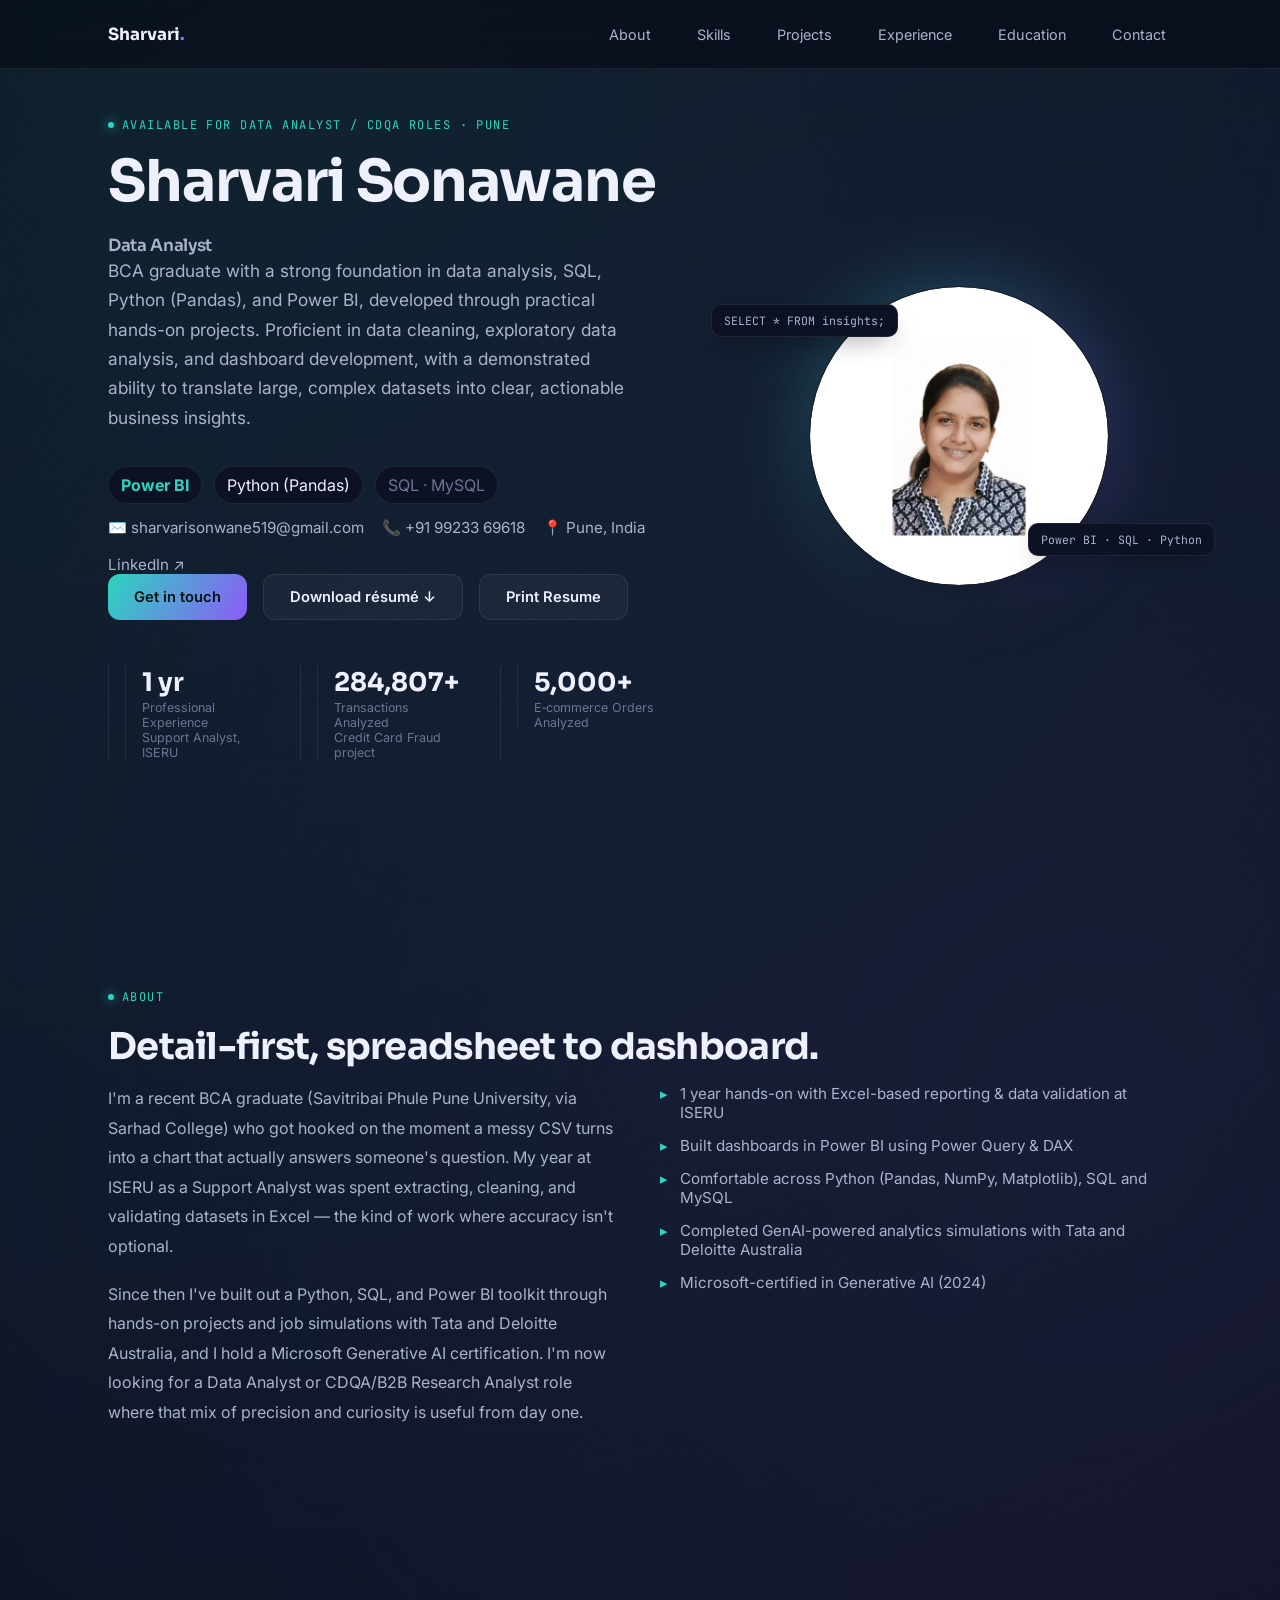
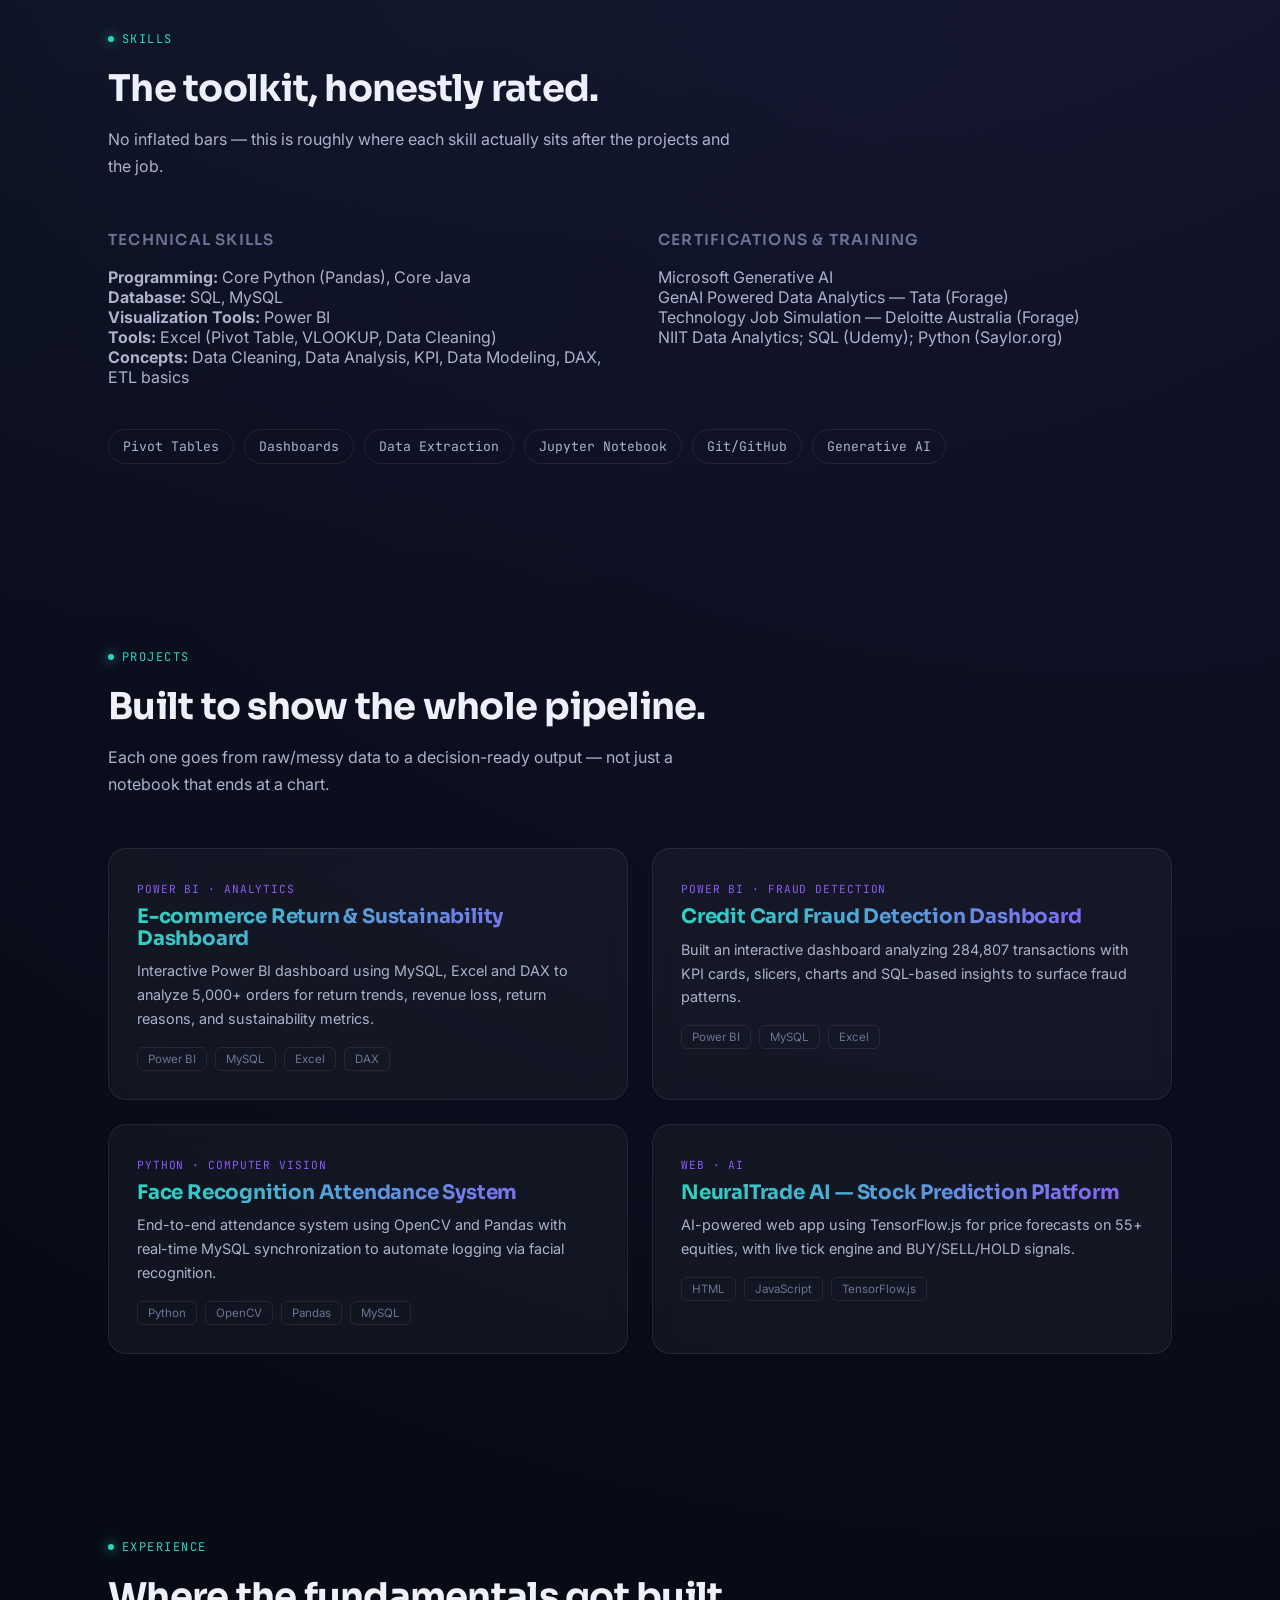
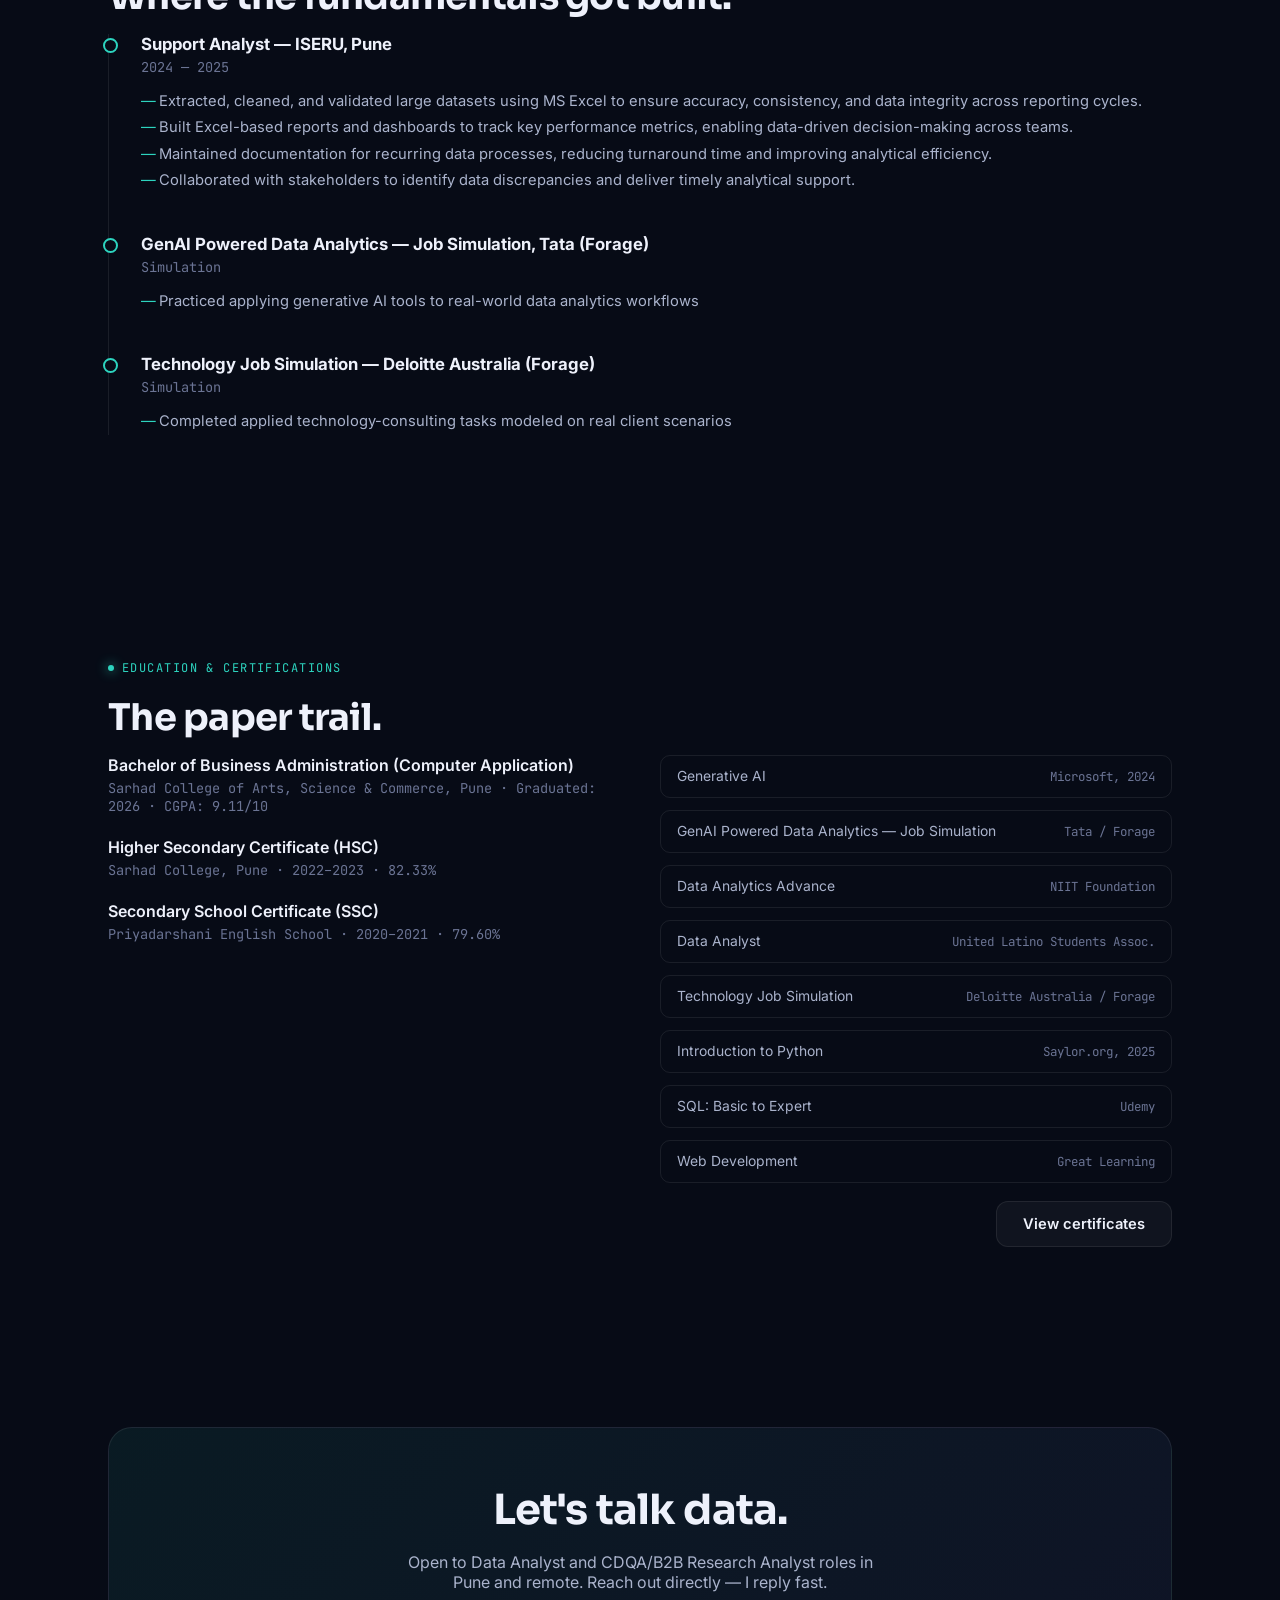
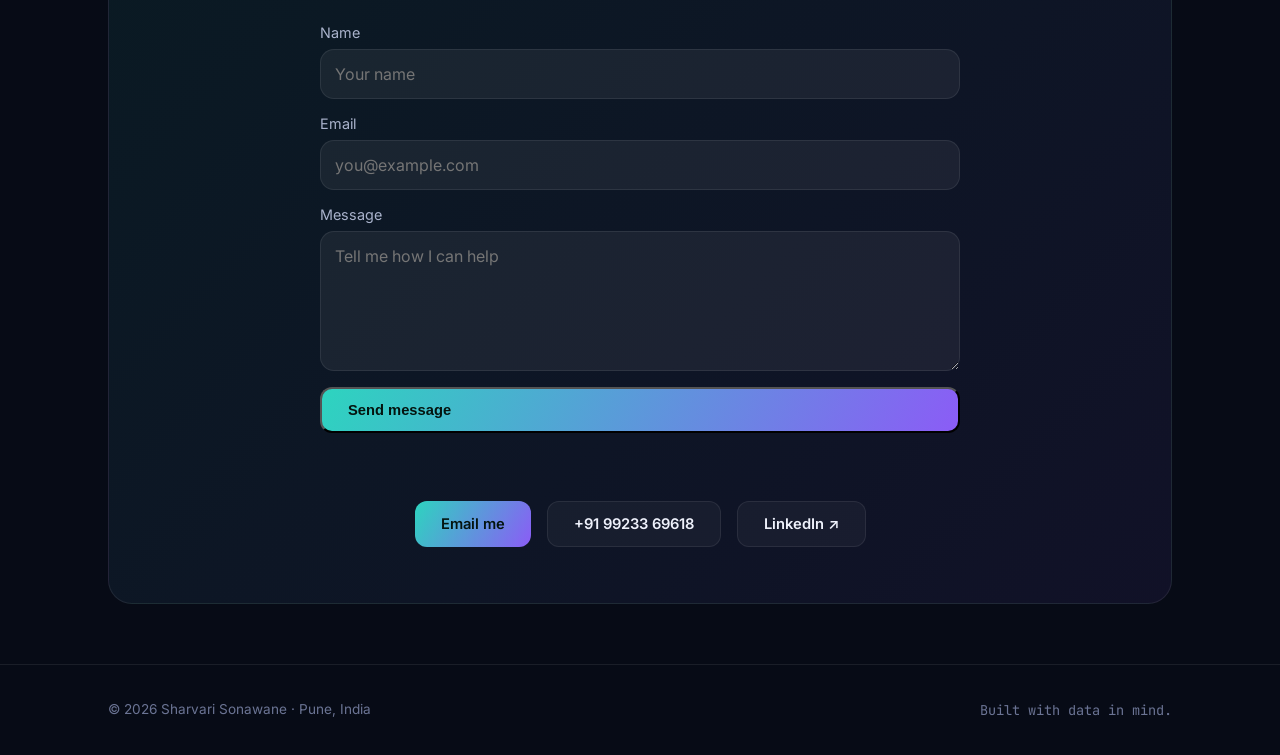
<file: index.html>
<!DOCTYPE html>
<html lang="en">
<head>
<meta charset="UTF-8">
<meta name="viewport" content="width=device-width, initial-scale=1.0">
<title>Sharvari Sonawane — Data Analyst</title>
<link rel="preconnect" href="https://fonts.googleapis.com">
<link href="https://fonts.googleapis.com/css2?family=Sora:wght@400;500;600;700;800&family=Inter:wght@400;500;600&family=JetBrains+Mono:wght@400;500&display=swap" rel="stylesheet">
<style>
  :root{
    --navy-900:#070b16;
    --navy-800:#0c1224;
    --navy-700:#131a33;
    --teal:#2dd4bf;
    --violet:#8b5cf6;
    --grad: linear-gradient(120deg, var(--teal), var(--violet));
    --text-hi:#eef1fb;
    --text-mid:#aab3cc;
    --text-low:#6b7494;
    --glass: rgba(255,255,255,0.04);
    --glass-border: rgba(255,255,255,0.08);
    --radius:18px;
  }
  *{margin:0;padding:0;box-sizing:border-box;}
  html{scroll-behavior:smooth;}
  body{
    background:
      radial-gradient(circle at 15% 0%, rgba(45,212,191,0.10), transparent 40%),
      radial-gradient(circle at 85% 20%, rgba(139,92,246,0.12), transparent 45%),
      var(--navy-900);
    color:var(--text-hi);
    font-family:'Inter',sans-serif;
    overflow-x:hidden;
  }
  ::selection{background:var(--teal);color:#04140f;}
  a{color:inherit;text-decoration:none;}
  .wrap{max-width:1120px;margin:0 auto;padding:0 28px;}
  h1,h2,h3{font-family:'Sora',sans-serif;letter-spacing:-0.02em;}
  .mono{font-family:'JetBrains Mono',monospace;}

  /* NAV */
  nav{
    position:fixed;top:0;left:0;right:0;z-index:100;
    background:rgba(7,11,22,0.65);backdrop-filter:blur(14px);
    border-bottom:1px solid var(--glass-border);
  }
  nav .wrap{display:flex;align-items:center;justify-content:space-between;height:68px;}
  .logo{font-family:'Sora',sans-serif;font-weight:700;font-size:1.05rem;}
  .logo span{background:var(--grad);-webkit-background-clip:text;background-clip:text;color:transparent;}
  .navlinks{display:flex;gap:34px;font-size:0.9rem;color:var(--text-mid);align-items:center;}
  .navlinks a{position:relative;padding:8px 6px;border-radius:8px;transition:color .2s, background .2s;}
  .navlinks a:hover{color:var(--text-hi);background:rgba(255,255,255,0.02);}
  .navlinks a::after{content:'';position:absolute;bottom:0;left:0;width:0;height:1px;background:var(--grad);transition:width .3s;}
  .navlinks a:hover::after{width:100%;}
  .navtoggle{display:none;background:none;border:none;color:var(--text-hi);font-size:1.4rem;cursor:pointer;padding:6px;border-radius:8px;}
  @media (max-width:760px){
    .navlinks{position:fixed;top:68px;left:0;right:0;flex-direction:column;gap:0;background:linear-gradient(180deg, rgba(12,18,36,0.98), rgba(7,11,22,0.98));border-bottom:1px solid var(--glass-border);max-height:0;overflow:hidden;transition:max-height .28s ease,padding .2s ease;z-index:220;padding:0 12px;}
    .navlinks.open{max-height:420px;padding-bottom:18px;}
    .navlinks a{padding:14px 18px;border-top:1px solid var(--glass-border);width:100%;display:block;}
    .navtoggle{display:block;font-size:1.35rem;padding:8px 10px;border-radius:10px;background:transparent;border:1px solid transparent}
  }

  section{padding:120px 0 60px;}
  .eyebrow{
    display:inline-flex;align-items:center;gap:8px;
    font-family:'JetBrains Mono',monospace;font-size:0.75rem;letter-spacing:0.12em;
    text-transform:uppercase;color:var(--teal);margin-bottom:18px;
  }
  .eyebrow::before{content:'';width:6px;height:6px;border-radius:50%;background:var(--teal);box-shadow:0 0 12px var(--teal);}

  /* HERO */
  .hero{min-height:96vh;display:flex;align-items:center;padding-top:68px;position:relative;}
  .hero .wrap{display:grid;grid-template-columns:1.15fr 0.85fr;gap:60px;align-items:center;}
  .hero h1{font-size:clamp(2.4rem,5vw,3.6rem);line-height:1.08;font-weight:700;margin-bottom:22px;}
  .hero h1 .grad{background:var(--grad);-webkit-background-clip:text;background-clip:text;color:transparent;}
  .hero p.lede{color:var(--text-mid);font-size:1.08rem;line-height:1.7;max-width:520px;margin-bottom:34px;}
  .btnrow{display:flex;gap:16px;flex-wrap:wrap;}
  .btn{
    display:inline-flex;align-items:center;gap:8px;
    padding:13px 26px;border-radius:12px;font-weight:600;font-size:0.92rem;
    transition:transform .25s, box-shadow .25s;
  }
  .btn-primary{background:var(--grad);color:#04140f;}
  .btn-primary:hover{transform:translateY(-2px);box-shadow:0 12px 30px -8px rgba(45,212,191,0.5);}
  .btn-ghost{border:1px solid var(--glass-border);color:var(--text-hi);background:var(--glass);}
  .btn-ghost:hover{border-color:var(--teal);transform:translateY(-2px);}

  .stat-row{display:flex;gap:38px;margin-top:46px;}
  .stat-row div{border-left:1px solid var(--glass-border);padding-left:16px;}
  .stat-row .num{font-family:'Sora',sans-serif;font-size:1.6rem;font-weight:700;}
  .stat-row .lbl{font-size:0.78rem;color:var(--text-low);margin-top:2px;}

  .hero-photo-wrap{position:relative;display:flex;justify-content:center;}
  .hero-video-card{
    position:relative;width:300px;height:300px;border-radius:999px;overflow:hidden;
    background:#070b16;border:1px solid var(--glass-border);
    box-shadow:0 30px 60px -20px rgba(0,0,0,0.6);z-index:2;display:flex;align-items:center;justify-content:center;
  }
  .hero-image{
    width:100%;height:100%;object-fit:cover;display:block;border-radius:999px;}
  .hero-video{
    width:100%;height:100%;object-fit:cover;display:block;
  }
  .hero-play{
    position:absolute;inset:auto auto 18px 18px;padding:10px 16px;
    border-radius:999px;border:none;background:rgba(45,212,191,0.95);
    color:#04140f;font-weight:700;cursor:pointer;box-shadow:0 12px 30px -12px rgba(45,212,191,0.6);
    transition:transform .2s ease, opacity .2s ease;
  }
  .hero-play:hover{transform:translateY(-2px);opacity:.95;}
  .hero-photo-wrap::before{
    content:'';position:absolute;width:300px;height:300px;border-radius:999px;
    background:var(--grad);filter:blur(38px);opacity:0.35;z-index:1;
  }
  .orbit-tag{
    position:absolute;background:var(--navy-800);border:1px solid var(--glass-border);
    border-radius:10px;padding:8px 12px;font-family:'JetBrains Mono',monospace;font-size:0.72rem;
    color:var(--text-mid);box-shadow:0 10px 24px -10px rgba(0,0,0,0.5);z-index:3;
  }
  .orbit-tag.t1{top:6%;left:-8%;}
  .orbit-tag.t2{bottom:10%;right:-10%;}
  .proj-link{color:inherit;text-decoration:none;}
  .proj-link:hover .proj-card{transform:translateY(-6px);}
  .modal{
    position:fixed;inset:0;background:rgba(7,11,22,0.92);display:flex;align-items:center;justify-content:center;padding:24px;
    opacity:0;visibility:hidden;transition:opacity .25s ease, visibility .25s ease;z-index:300;
  }
  .modal.open{opacity:1;visibility:visible;}
  .modal-content{position:relative;width:100%;max-width:900px;}
  .modal-video{width:100%;border-radius:22px;box-shadow:0 40px 80px -30px rgba(0,0,0,0.7);}
  .modal-close{
    position:absolute;top:-10px;right:-10px;width:44px;height:44px;border:none;border-radius:50%;background:rgba(255,255,255,0.08);
    color:var(--text-hi);font-size:1.65rem;cursor:pointer;box-shadow:0 15px 30px -18px rgba(0,0,0,0.5);
  }
  .contact-form{display:grid;gap:16px;max-width:640px;margin:0 auto 32px;text-align:left;}
  .form-row{display:flex;flex-direction:column;gap:8px;}
  .form-row label{color:var(--text-mid);font-size:0.9rem;}
  .form-row input,.form-row textarea{
    width:100%;background:rgba(255,255,255,0.06);border:1px solid var(--glass-border);border-radius:14px;
    color:var(--text-hi);padding:14px;font:inherit;outline:none;
  }
  .form-row textarea{min-height:140px;resize:vertical;}
  .form-feedback{color:var(--teal);font-size:0.92rem;min-height:1.4em;}
  @media (max-width:900px){
    section{padding:100px 0 48px;}
    .hero .wrap{grid-template-columns:1fr;text-align:left;}
    .hero-photo-wrap{margin-top:40px;justify-content:center;}
    .hero-video-card{width:100%;max-width:420px;height:auto;aspect-ratio:1/1;}
    .hero-video, .hero-image{width:100%;height:100%;object-fit:cover;display:block;}
    .orbit-tag{display:none;}
    .hero-video{display:none;}
    .hero-image{display:block;}
    .stat-row{flex-wrap:wrap;gap:18px;justify-content:flex-start;}
    .stat-row div{border-left:0;padding-left:0;border-top:1px solid var(--glass-border);padding-top:16px;width:100%;}
    .stat-row .num{font-size:1.5rem;}
  }
  @media (max-width:760px){
    .wrap{padding:0 20px;}
    section{padding:90px 0 40px;}
    nav .wrap{flex-wrap:wrap;min-height:68px;}
    .btnrow{flex-direction:column;align-items:stretch;}
    .btn{width:100%;justify-content:center;}
    .stat-row{gap:14px;}
    .hero-video-card{max-width:100%;}
    .hero-photo-wrap{justify-content:center;}
    .about-grid,.skills-grid,.proj-grid,.twocol{grid-template-columns:1fr;}
    .contact-card{padding:36px 24px;}
    .contact-links{flex-direction:column;align-items:stretch;}
    .contact-links .btn{width:100%;}
    footer .wrap{flex-direction:column;align-items:center;text-align:center;}
  }

  /* GLASS CARD */
  .card{
    background:var(--glass);border:1px solid var(--glass-border);border-radius:var(--radius);
    padding:28px;backdrop-filter:blur(10px);
    transition:transform .3s, border-color .3s, box-shadow .3s;
  }
  .card:hover{transform:translateY(-4px);border-color:rgba(45,212,191,0.35);box-shadow:0 20px 40px -20px rgba(0,0,0,0.5);}

  /* reveal */
  .reveal{opacity:0;transform:translateY(24px);transition:opacity .7s ease, transform .7s ease;}
  .reveal.in{opacity:1;transform:translateY(0);}

  h2.sectitle{font-size:clamp(1.7rem,3vw,2.3rem);font-weight:700;margin-bottom:14px;}
  .secdesc{color:var(--text-mid);max-width:640px;line-height:1.7;margin-bottom:50px;}

  /* ABOUT */
  .about-grid{display:grid;grid-template-columns:1fr 1fr;gap:40px;align-items:start;}
  .about-grid p{color:var(--text-mid);line-height:1.85;margin-bottom:18px;}
  .about-list{list-style:none;display:flex;flex-direction:column;gap:14px;}
  .about-list li{display:flex;gap:12px;align-items:flex-start;color:var(--text-mid);font-size:0.95rem;}
  .about-list li::before{content:'▸';color:var(--teal);flex-shrink:0;}
  @media (max-width:800px){.about-grid{grid-template-columns:1fr;}}

  /* SKILLS */
  .skills-grid{display:grid;grid-template-columns:1fr 1fr;gap:36px;}
  .skill-group h3{font-size:0.95rem;color:var(--text-low);text-transform:uppercase;letter-spacing:0.08em;margin-bottom:18px;font-weight:600;}
  .skill-item{margin-bottom:16px;}
  .skill-item .row{display:flex;justify-content:space-between;font-size:0.9rem;margin-bottom:6px;}
  .skill-item .row span:last-child{color:var(--text-low);font-family:'JetBrains Mono',monospace;font-size:0.8rem;}
  .bar-track{height:6px;border-radius:4px;background:rgba(255,255,255,0.06);overflow:hidden;}
  .bar-fill{height:100%;border-radius:4px;background:var(--grad);width:0;transition:width 1.4s cubic-bezier(.2,.8,.2,1);}
  @media (max-width:800px){.skills-grid{grid-template-columns:1fr;}}

  .tool-tags{display:flex;flex-wrap:wrap;gap:10px;margin-top:24px;}
  .tool-tags span{
    padding:8px 14px;border-radius:999px;border:1px solid var(--glass-border);
    font-size:0.82rem;color:var(--text-mid);font-family:'JetBrains Mono',monospace;
  }

  /* PROJECTS */
  .proj-grid{display:grid;grid-template-columns:repeat(2,1fr);gap:24px;}
  .proj-card{position:relative;overflow:hidden;}
  .proj-tag{display:inline-block;font-family:'JetBrains Mono',monospace;font-size:0.7rem;color:var(--violet);text-transform:uppercase;letter-spacing:0.08em;margin-bottom:10px;}
  .proj-card h3{
    font-size:1.25rem;
    margin-bottom:10px;
    font-weight:700;
    line-height:1.08;
    letter-spacing:-0.01em;
    background:var(--grad);
    -webkit-background-clip:text;background-clip:text;color:transparent;
  }
  .proj-card p{color:var(--text-mid);font-size:0.9rem;line-height:1.65;margin-bottom:16px;}
  .proj-stack{display:flex;flex-wrap:wrap;gap:8px;}
  .proj-stack span{font-size:0.72rem;color:var(--text-low);border:1px solid var(--glass-border);padding:4px 10px;border-radius:6px;}
  @media (max-width:800px){.proj-grid{grid-template-columns:1fr;}}

  /* EXPERIENCE / TIMELINE */
  .timeline{border-left:1px solid var(--glass-border);padding-left:32px;position:relative;}
  .tl-item{position:relative;margin-bottom:40px;}
  .tl-item::before{content:'';position:absolute;left:-38px;top:4px;width:11px;height:11px;border-radius:50%;background:var(--navy-900);border:2px solid var(--teal);}
  .tl-item .role{font-weight:700;font-size:1.05rem;}
  .tl-item .meta{color:var(--text-low);font-size:0.85rem;margin:4px 0 12px;font-family:'JetBrains Mono',monospace;}
  .tl-item ul{list-style:none;color:var(--text-mid);font-size:0.92rem;line-height:1.8;}
  .tl-item ul li{padding-left:18px;position:relative;}
  .tl-item ul li::before{content:'—';position:absolute;left:0;color:var(--teal);}

  /* EDUCATION + CERTS */
  .twocol{display:grid;grid-template-columns:1fr 1fr;gap:40px;}
  .edu-item{margin-bottom:22px;}
  .edu-item .school{font-weight:600;}
  .edu-item .meta{color:var(--text-low);font-size:0.85rem;margin-top:4px;font-family:'JetBrains Mono',monospace;}
  .cert-list{display:flex;flex-direction:column;gap:12px;}
  .cert-list div{display:flex;justify-content:space-between;gap:10px;padding:12px 16px;border:1px solid var(--glass-border);border-radius:10px;font-size:0.87rem;color:var(--text-mid);}
  .cert-list div span:last-child{color:var(--text-low);font-family:'JetBrains Mono',monospace;font-size:0.78rem;white-space:nowrap;}
  @media (max-width:800px){.twocol{grid-template-columns:1fr;}}

  /* CONTACT */
  .contact-card{
    background:linear-gradient(135deg, rgba(45,212,191,0.08), rgba(139,92,246,0.08));
    border:1px solid var(--glass-border);border-radius:24px;padding:56px;text-align:center;
  }
  .contact-card h2{font-size:clamp(1.8rem,4vw,2.6rem);margin-bottom:16px;}
  .contact-card p{color:var(--text-mid);max-width:480px;margin:0 auto 32px;}
  .contact-links{display:flex;justify-content:center;gap:16px;flex-wrap:wrap;}

  footer{padding:36px 0;border-top:1px solid var(--glass-border);color:var(--text-low);font-size:0.85rem;}
  footer .wrap{display:flex;justify-content:space-between;flex-wrap:wrap;gap:12px;}

  @media (prefers-reduced-motion: reduce){
    *{transition:none !important;}
    html{scroll-behavior:auto;}
  }
</style>
</head>
<body>

<nav>
  <div class="wrap">
    <a class="logo" href="#top">Sharvari<span>.</span></a>
    <div class="navlinks" id="navlinks">
      <a href="#about">About</a>
      <a href="#skills">Skills</a>
      <a href="#projects">Projects</a>
      <a href="#experience">Experience</a>
      <a href="#education">Education</a>
      <a href="#contact">Contact</a>
    </div>
    <button class="navtoggle" id="navtoggle" aria-label="Toggle menu">☰</button>
  </div>
</nav>

<section class="hero" id="top">
  <div class="wrap">
    <div>
      <div class="eyebrow">Available for Data Analyst / CDQA roles · Pune</div>
      <h1>Sharvari Sonawane</h1>
      <h2 style="font-weight:600;margin-top:6px;color:var(--text-mid);font-size:1.05rem;">Data Analyst</h2>
      <p class="lede">BCA graduate with a strong foundation in data analysis, SQL, Python (Pandas), and Power BI, developed through practical hands-on projects. Proficient in data cleaning, exploratory data analysis, and dashboard development, with a demonstrated ability to translate large, complex datasets into clear, actionable business insights.</p>
      <div style="margin-top:18px;display:flex;gap:12px;align-items:center;flex-wrap:wrap">
        <span style="background:var(--navy-800);border:1px solid var(--glass-border);padding:8px 12px;border-radius:999px;color:var(--teal);font-weight:700">Power BI</span>
        <span style="background:var(--navy-800);border:1px solid var(--glass-border);padding:8px 12px;border-radius:999px;color:var(--text-hi);">Python (Pandas)</span>
        <span style="background:var(--navy-800);border:1px solid var(--glass-border);padding:8px 12px;border-radius:999px;color:var(--text-low);">SQL · MySQL</span>
      </div>
      <div style="margin-top:14px;color:var(--text-mid);font-size:0.95rem;display:flex;gap:18px;align-items:center;flex-wrap:wrap">
        <a href="mailto:sharvarisonwane519@gmail.com" style="color:var(--text-mid);text-decoration:none;">✉️ sharvarisonwane519@gmail.com</a>
        <a href="tel:+919923369618" style="color:var(--text-mid);text-decoration:none;">📞 +91 99233 69618</a>
        <span>📍 Pune, India</span>
        <a href="https://linkedin.com/in/sharvarisonawane-190588s" target="_blank" rel="noopener" style="color:var(--text-mid);text-decoration:none;">LinkedIn ↗</a>
      </div>
      <div class="btnrow">
        <a class="btn btn-primary" href="#contact">Get in touch</a>
        <a class="btn btn-ghost" href="Portfolio Assets/Resume.pdf" target="_blank" rel="noopener">Download résumé ↓</a>
        <a class="btn btn-ghost" id="printResume" href="#" style="display:inline-flex;align-items:center;">Print Resume</a>
      </div>
      <div class="stat-row">
        <div><div class="num">1 yr</div><div class="lbl">Professional Experience<br>Support Analyst, ISERU</div></div>
        <div><div class="num">284,807+</div><div class="lbl">Transactions Analyzed<br>Credit Card Fraud project</div></div>
        <div><div class="num">5,000+</div><div class="lbl">E‑commerce Orders Analyzed</div></div>
      </div>
    </div>
    <div class="hero-photo-wrap">
      <span class="orbit-tag t1">SELECT * FROM insights;</span>
      <div class="hero-video-card reveal">
        <img class="hero-image" src="Portfolio Assets/sharvari.jpeg" alt="Hero image of Sharvari Sonawane" loading="lazy">
      </div>
      <span class="orbit-tag t2">Power BI · SQL · Python</span>
    </div>
  </div>
</section>
<!-- video modal removed per request -->

<section id="about">
  <div class="wrap">
    <div class="eyebrow reveal">About</div>
    <h2 class="sectitle reveal">Detail-first, spreadsheet to dashboard.</h2>
    <div class="about-grid">
      <div class="reveal">
        <p>I'm a recent BCA graduate (Savitribai Phule Pune University, via Sarhad College) who got hooked on the moment a messy CSV turns into a chart that actually answers someone's question. My year at ISERU as a Support Analyst was spent extracting, cleaning, and validating datasets in Excel — the kind of work where accuracy isn't optional.</p>
        <p>Since then I've built out a Python, SQL, and Power BI toolkit through hands-on projects and job simulations with Tata and Deloitte Australia, and I hold a Microsoft Generative AI certification. I'm now looking for a Data Analyst or CDQA/B2B Research Analyst role where that mix of precision and curiosity is useful from day one.</p>
      </div>
      <ul class="about-list reveal">
        <li>1 year hands-on with Excel-based reporting &amp; data validation at ISERU</li>
        <li>Built dashboards in Power BI using Power Query &amp; DAX</li>
        <li>Comfortable across Python (Pandas, NumPy, Matplotlib), SQL and MySQL</li>
        <li>Completed GenAI-powered analytics simulations with Tata and Deloitte Australia</li>
        <li>Microsoft-certified in Generative AI (2024)</li>
      </ul>
    </div>
  </div>
</section>

<section id="skills">
  <div class="wrap">
    <div class="eyebrow reveal">Skills</div>
    <h2 class="sectitle reveal">The toolkit, honestly rated.</h2>
    <p class="secdesc reveal">No inflated bars — this is roughly where each skill actually sits after the projects and the job.</p>
    <div class="skills-grid">
        <div class="skill-group reveal">
          <h3>Technical Skills</h3>
          <ul style="list-style:none;padding:0;margin:0 0 18px 0;color:var(--text-mid)">
            <li><strong>Programming:</strong> Core Python (Pandas), Core Java</li>
            <li><strong>Database:</strong> SQL, MySQL</li>
            <li><strong>Visualization Tools:</strong> Power BI</li>
            <li><strong>Tools:</strong> Excel (Pivot Table, VLOOKUP, Data Cleaning)</li>
            <li><strong>Concepts:</strong> Data Cleaning, Data Analysis, KPI, Data Modeling, DAX, ETL basics</li>
          </ul>
        </div>
        <div class="skill-group reveal">
          <h3>Certifications & Training</h3>
          <ul style="list-style:none;padding:0;margin:0;color:var(--text-mid)">
            <li>Microsoft Generative AI</li>
            <li>GenAI Powered Data Analytics — Tata (Forage)</li>
            <li>Technology Job Simulation — Deloitte Australia (Forage)</li>
            <li>NIIT Data Analytics; SQL (Udemy); Python (Saylor.org)</li>
          </ul>
        </div>
      </div>
    <div class="tool-tags reveal">
      <span>Pivot Tables</span><span>Dashboards</span><span>Data Extraction</span>
      <span>Jupyter Notebook</span><span>Git/GitHub</span><span>Generative AI</span>
    </div>
  </div>
</section>

<section id="projects">
  <div class="wrap">
    <div class="eyebrow reveal">Projects</div>
    <h2 class="sectitle reveal">Built to show the whole pipeline.</h2>
    <p class="secdesc reveal">Each one goes from raw/messy data to a decision-ready output — not just a notebook that ends at a chart.</p>
    <div class="proj-grid">
      <a class="card proj-card proj-link reveal" href="https://github.com/sharvari0519/E-commerce-Return-Sustainability-Analysis-Dashboard" target="_blank" rel="noopener">
        <span class="proj-tag">Power BI · Analytics</span>
        <h3>E-commerce Return &amp; Sustainability Dashboard</h3>
        <p>Interactive Power BI dashboard using MySQL, Excel and DAX to analyze 5,000+ orders for return trends, revenue loss, return reasons, and sustainability metrics.</p>
        <div class="proj-stack"><span>Power BI</span><span>MySQL</span><span>Excel</span><span>DAX</span></div>
      </a>

      <a class="card proj-card proj-link reveal" href="https://github.com/sharvari0519/Credit-Card-Fraud-DetectionDashboard" target="_blank" rel="noopener">
        <span class="proj-tag">Power BI · Fraud Detection</span>
        <h3>Credit Card Fraud Detection Dashboard</h3>
        <p>Built an interactive dashboard analyzing 284,807 transactions with KPI cards, slicers, charts and SQL-based insights to surface fraud patterns.</p>
        <div class="proj-stack"><span>Power BI</span><span>MySQL</span><span>Excel</span></div>
      </a>

      <a class="card proj-card proj-link reveal" href="https://github.com/sharvari0519/face-recognition-attendance" target="_blank" rel="noopener">
        <span class="proj-tag">Python · Computer Vision</span>
        <h3>Face Recognition Attendance System</h3>
        <p>End-to-end attendance system using OpenCV and Pandas with real-time MySQL synchronization to automate logging via facial recognition.</p>
        <div class="proj-stack"><span>Python</span><span>OpenCV</span><span>Pandas</span><span>MySQL</span></div>
      </a>

      <a class="card proj-card proj-link reveal" href="https://github.com/sharvari0519/NeuralTrade-AI" target="_blank" rel="noopener">
        <span class="proj-tag">Web · AI</span>
        <h3>NeuralTrade AI — Stock Prediction Platform</h3>
        <p>AI-powered web app using TensorFlow.js for price forecasts on 55+ equities, with live tick engine and BUY/SELL/HOLD signals.</p>
        <div class="proj-stack"><span>HTML</span><span>JavaScript</span><span>TensorFlow.js</span></div>
      </a>
    </div>
  </div>
</section>

<section id="experience">
  <div class="wrap">
    <div class="eyebrow reveal">Experience</div>
    <h2 class="sectitle reveal">Where the fundamentals got built.</h2>
    <div class="timeline reveal">
      <div class="tl-item">
        <div class="role">Support Analyst — ISERU, Pune</div>
        <div class="meta">2024 — 2025</div>
        <ul>
          <li>Extracted, cleaned, and validated large datasets using MS Excel to ensure accuracy, consistency, and data integrity across reporting cycles.</li>
          <li>Built Excel-based reports and dashboards to track key performance metrics, enabling data-driven decision-making across teams.</li>
          <li>Maintained documentation for recurring data processes, reducing turnaround time and improving analytical efficiency.</li>
          <li>Collaborated with stakeholders to identify data discrepancies and deliver timely analytical support.</li>
        </ul>
      </div>
      <div class="tl-item">
        <div class="role">GenAI Powered Data Analytics — Job Simulation, Tata (Forage)</div>
        <div class="meta">Simulation</div>
        <ul>
          <li>Practiced applying generative AI tools to real-world data analytics workflows</li>
        </ul>
      </div>
      <div class="tl-item">
        <div class="role">Technology Job Simulation — Deloitte Australia (Forage)</div>
        <div class="meta">Simulation</div>
        <ul>
          <li>Completed applied technology-consulting tasks modeled on real client scenarios</li>
        </ul>
      </div>
    </div>
  </div>
</section>

<section id="education">
  <div class="wrap">
    <div class="eyebrow reveal">Education &amp; Certifications</div>
    <h2 class="sectitle reveal">The paper trail.</h2>
    <div class="twocol">
      <div class="reveal">
        <div class="edu-item">
            <div class="school">Bachelor of Business Administration (Computer Application)</div>
              <div class="meta">Sarhad College of Arts, Science &amp; Commerce, Pune · Graduated: 2026 · CGPA: 9.11/10</div>
        </div>
        <div class="edu-item">
          <div class="school">Higher Secondary Certificate (HSC)</div>
          <div class="meta">Sarhad College, Pune · 2022–2023 · 82.33%</div>
        </div>
        <div class="edu-item">
          <div class="school">Secondary School Certificate (SSC)</div>
          <div class="meta">Priyadarshani English School · 2020–2021 · 79.60%</div>
        </div>
      </div>
      <div class="reveal">
        <div class="cert-list">
          <div><span>Generative AI</span><span>Microsoft, 2024</span></div>
          <div><span>GenAI Powered Data Analytics — Job Simulation</span><span>Tata / Forage</span></div>
          <div><span>Data Analytics Advance</span><span>NIIT Foundation</span></div>
          <div><span>Data Analyst</span><span>United Latino Students Assoc.</span></div>
          <div><span>Technology Job Simulation</span><span>Deloitte Australia / Forage</span></div>
          <div><span>Introduction to Python</span><span>Saylor.org, 2025</span></div>
          <div><span>SQL: Basic to Expert</span><span>Udemy</span></div>
          <div><span>Web Development</span><span>Great Learning</span></div>
        </div>
        <div style="margin-top:18px;text-align:right;">
          <a class="btn btn-ghost" href="Portfolio Assets/Certificates.pdf" target="_blank" rel="noopener">View certificates</a>
        </div>
      </div>
    </div>
  </div>
</section>

<section id="contact">
  <div class="wrap">
    <div class="contact-card reveal">
      <h2>Let's talk data.</h2>
      <p>Open to Data Analyst and CDQA/B2B Research Analyst roles in Pune and remote. Reach out directly — I reply fast.</p>
      <form class="contact-form" id="contactForm">
        <div class="form-row">
          <label for="name">Name</label>
          <input id="name" name="name" type="text" placeholder="Your name" required>
        </div>
        <div class="form-row">
          <label for="email">Email</label>
          <input id="email" name="email" type="email" placeholder="you@example.com" required>
        </div>
        <div class="form-row">
          <label for="message">Message</label>
          <textarea id="message" name="message" placeholder="Tell me how I can help" required></textarea>
        </div>
        <button class="btn btn-primary" type="submit">Send message</button>
        <div class="form-feedback" id="formFeedback" aria-live="polite"></div>
      </form>
      <div class="contact-links">
        <a class="btn btn-primary" href="mailto:sharvarisonwane519@gmail.com">Email me</a>
        <a class="btn btn-ghost" href="tel:+919923369618">+91 99233 69618</a>
        <a class="btn btn-ghost" href="https://linkedin.com/in/sharvarisonawane-190588s" target="_blank" rel="noopener">LinkedIn ↗</a>
      </div>
    </div>
  </div>
</section>

<footer>
  <div class="wrap">
    <span>© 2026 Sharvari Sonawane · Pune, India</span>
    <span class="mono">Built with data in mind.</span>
  </div>
</footer>

<script>
  // mobile nav toggle + accessibility + outside-click close + active link highlighting
  const navtoggle = document.getElementById('navtoggle');
  const navlinks = document.getElementById('navlinks');
  if (navtoggle && navlinks) {
    navtoggle.setAttribute('aria-expanded', 'false');
    navtoggle.addEventListener('click', () => {
      const isOpen = navlinks.classList.toggle('open');
      navtoggle.setAttribute('aria-expanded', isOpen ? 'true' : 'false');
    });
    // close menu when a link is clicked (mobile)
    navlinks.querySelectorAll('a').forEach(a => a.addEventListener('click', () => navlinks.classList.remove('open')));
    // remove open on larger resize
    window.addEventListener('resize', () => { if(window.innerWidth > 760) navlinks.classList.remove('open'); });
    // click outside to close the mobile menu
    document.addEventListener('click', (ev) => {
      if(!navlinks.classList.contains('open')) return;
      const target = ev.target;
      if(!navlinks.contains(target) && !navtoggle.contains(target)){
        navlinks.classList.remove('open');
        navtoggle.setAttribute('aria-expanded', 'false');
      }
    });
    // highlight active section link while scrolling
    const sections = document.querySelectorAll('section[id]');
    const linkMap = Array.from(navlinks.querySelectorAll('a')).reduce((m, a) => { const href = a.getAttribute('href'); if(href && href.startsWith('#')) m[href]=a; return m; }, {});
    const sectionObserver = new IntersectionObserver((entries) => {
      entries.forEach(e => {
        const id = '#' + e.target.id;
        const link = linkMap[id];
        if(link){
          if(e.isIntersecting){ link.classList.add('active'); link.style.color = 'var(--teal)'; }
          else { link.classList.remove('active'); link.style.color = ''; }
        }
      });
    }, {threshold:0.45});
    sections.forEach(s => sectionObserver.observe(s));
  }

  // scroll reveal
  const revealEls = document.querySelectorAll('.reveal');
  const io = new IntersectionObserver((entries) => {
    entries.forEach(e => {
      if(e.isIntersecting){
        e.target.classList.add('in');
        io.unobserve(e.target);
      }
    });
  }, {threshold:0.15});
  revealEls.forEach(el => io.observe(el));

  // animated skill bars — trigger once skills section is visible
  const bars = document.querySelectorAll('.bar-fill');
  const barObserver = new IntersectionObserver((entries) => {
    entries.forEach(e => {
      if(e.isIntersecting){
        bars.forEach(b => { b.style.width = b.dataset.w + '%'; });
        barObserver.disconnect();
      }
    });
  }, {threshold:0.3});
  const skillsSection = document.getElementById('skills');
  if(skillsSection) barObserver.observe(skillsSection);

  // video modal and hero play removed per request

  // contact form mailto fallback
  const contactForm = document.getElementById('contactForm');
  const formFeedback = document.getElementById('formFeedback');
  if (contactForm) {
    contactForm.addEventListener('submit', (event) => {
      event.preventDefault();
      const name = document.getElementById('name').value.trim();
      const email = document.getElementById('email').value.trim();
      const message = document.getElementById('message').value.trim();
      if (!name || !email || !message) {
        formFeedback.textContent = 'Please fill in every field before sending.';
        return;
      }
      const subject = encodeURIComponent('Portfolio inquiry from ' + name);
      const body = encodeURIComponent(`Name: ${name}\nEmail: ${email}\n\n${message}`);
      window.location.href = `mailto:sharvarisonwane519@gmail.com?subject=${subject}&body=${body}`;
      formFeedback.textContent = 'Your message is ready to send via email client.';
    });
  }

  // print resume action
  const printBtn = document.getElementById('printResume');
  if (printBtn) {
    printBtn.addEventListener('click', (e) => {
      e.preventDefault();
      window.open('Portfolio Assets/Resume.pdf', '_blank');
    });
  }

  // Audio features removed per request
</script>
</body>
</html>
</file>
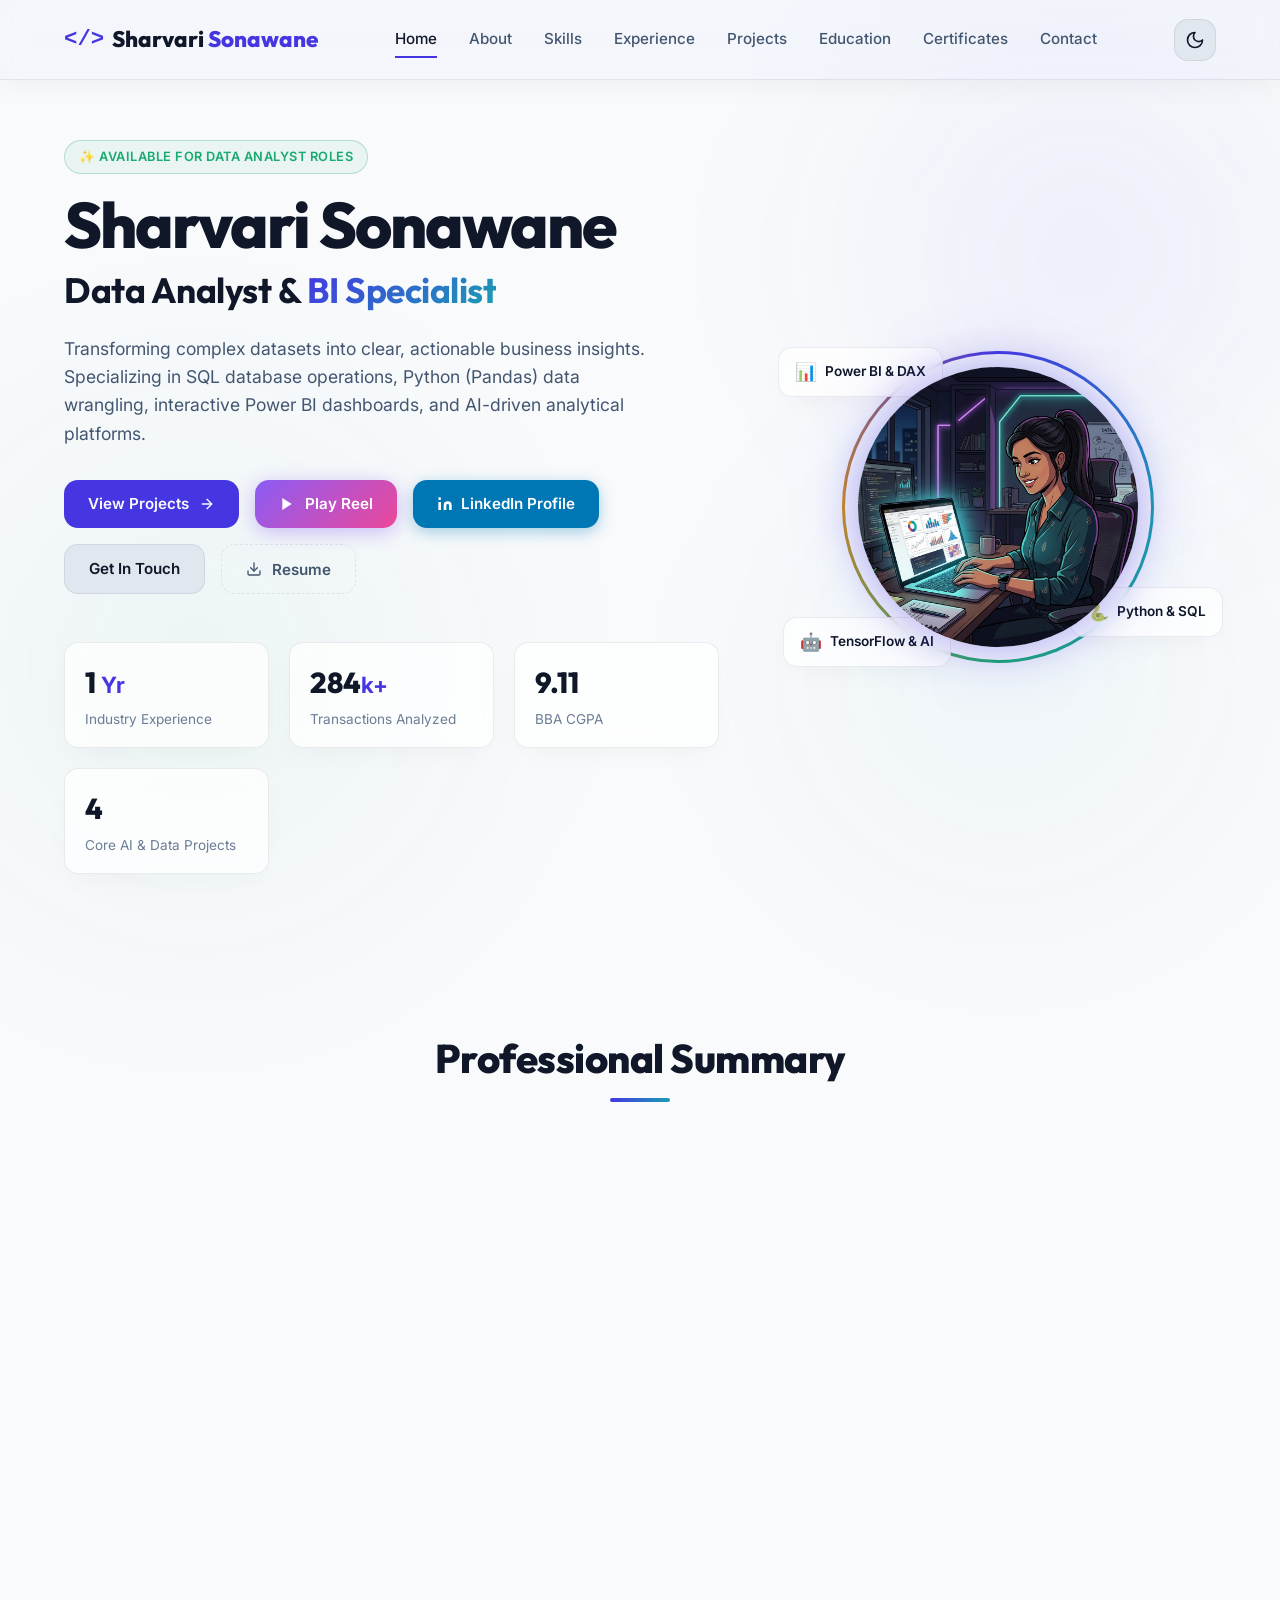
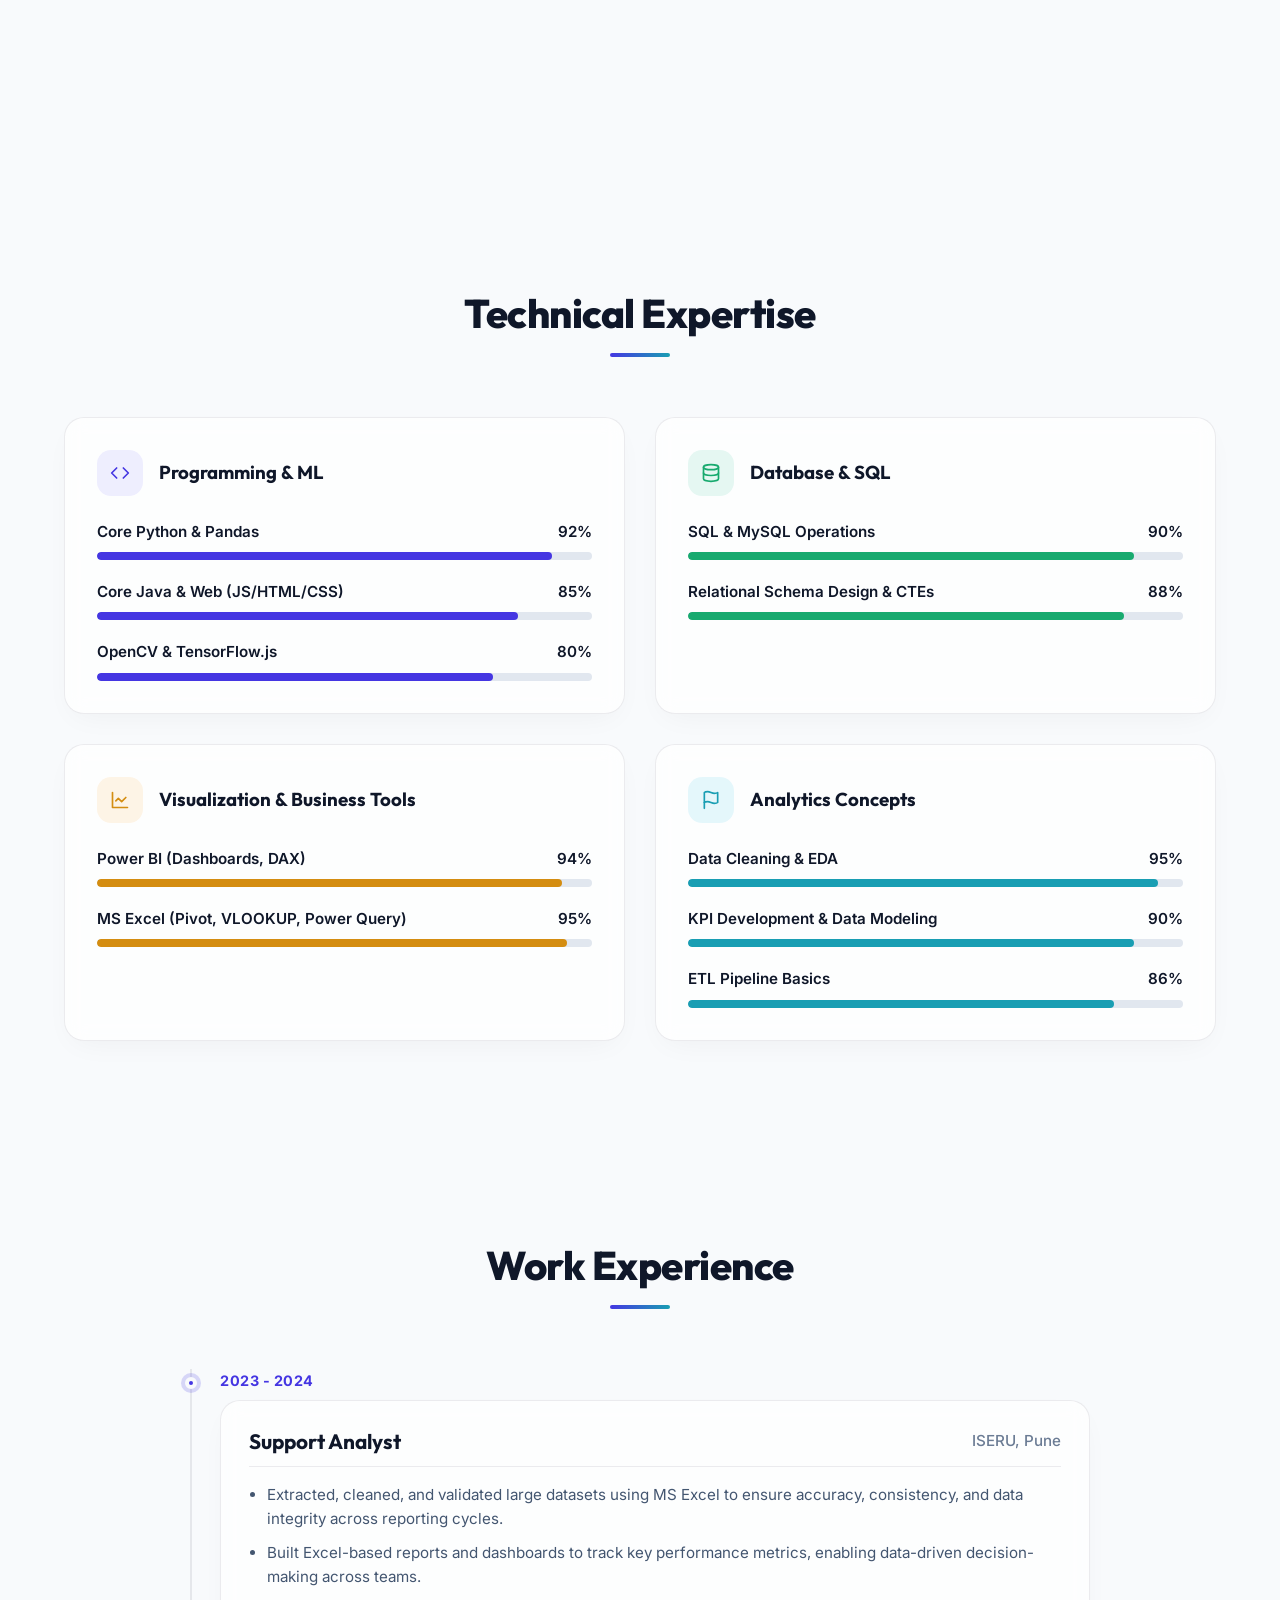
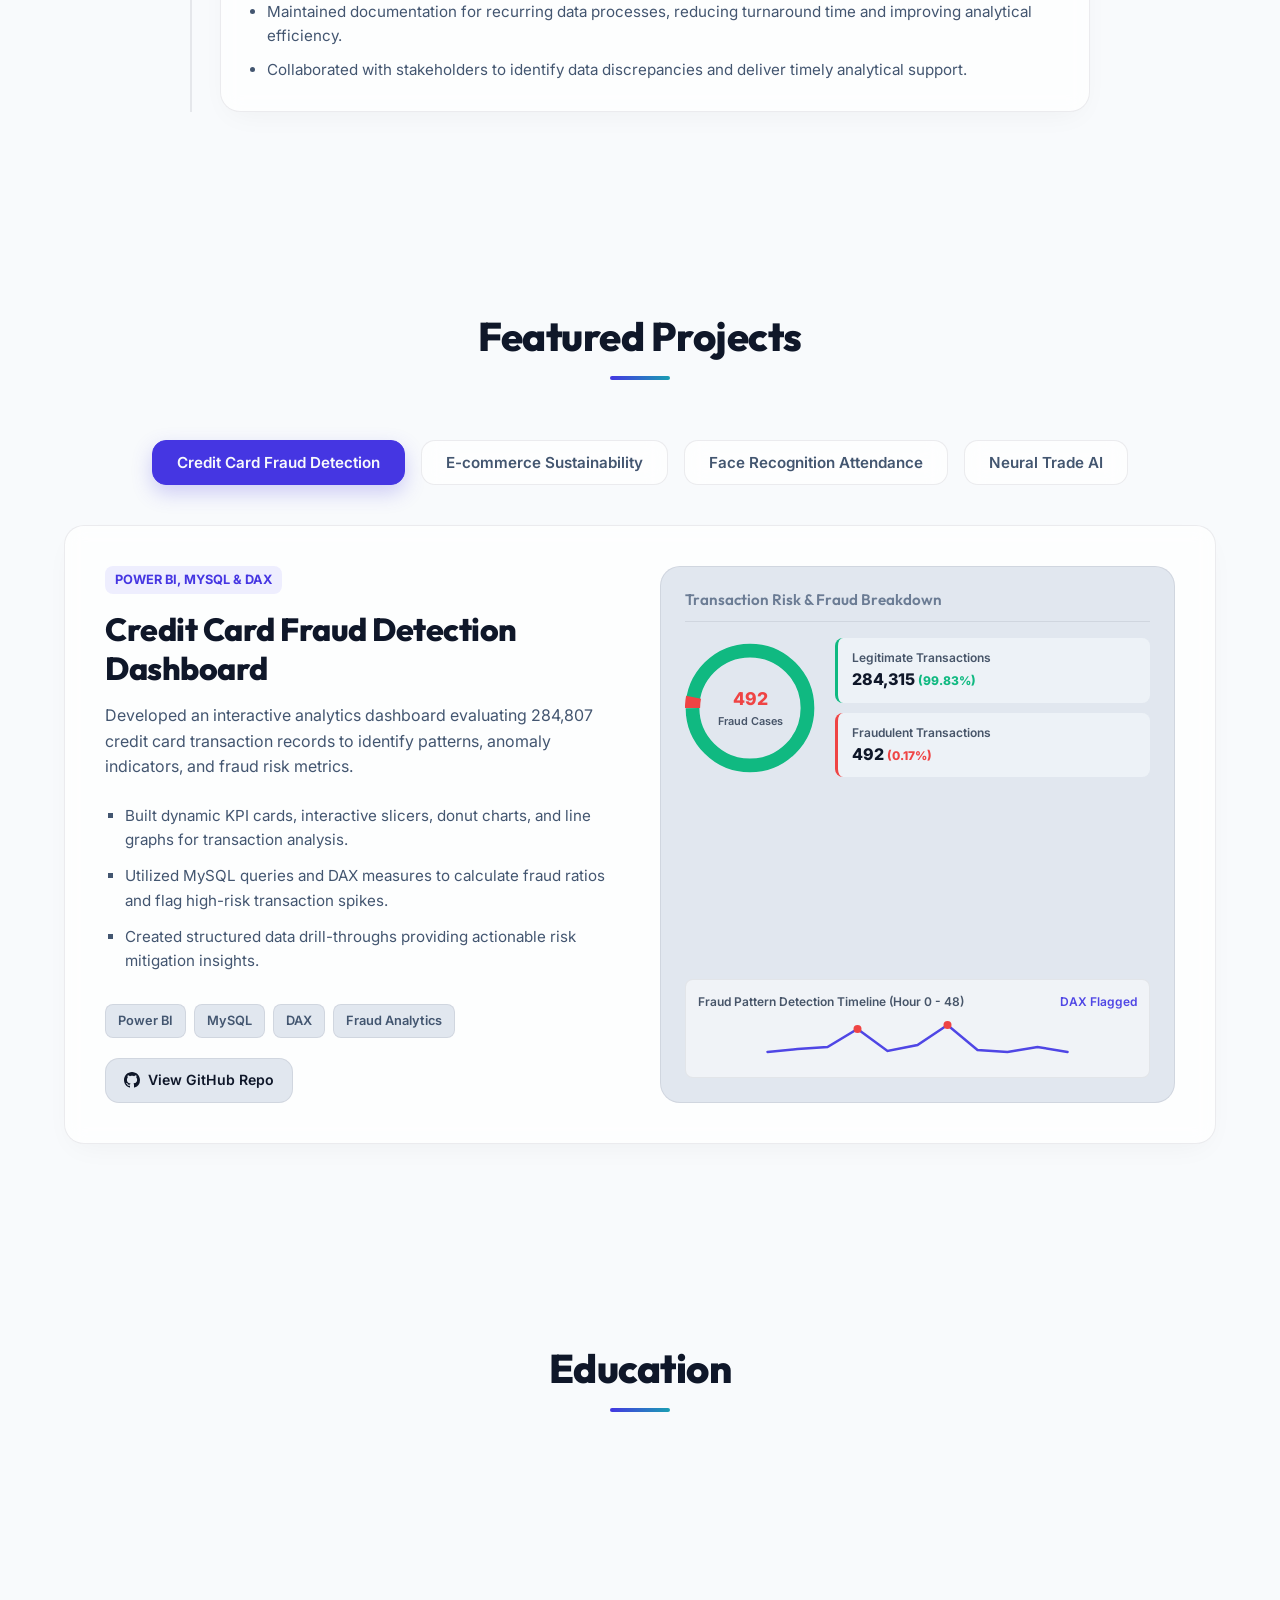
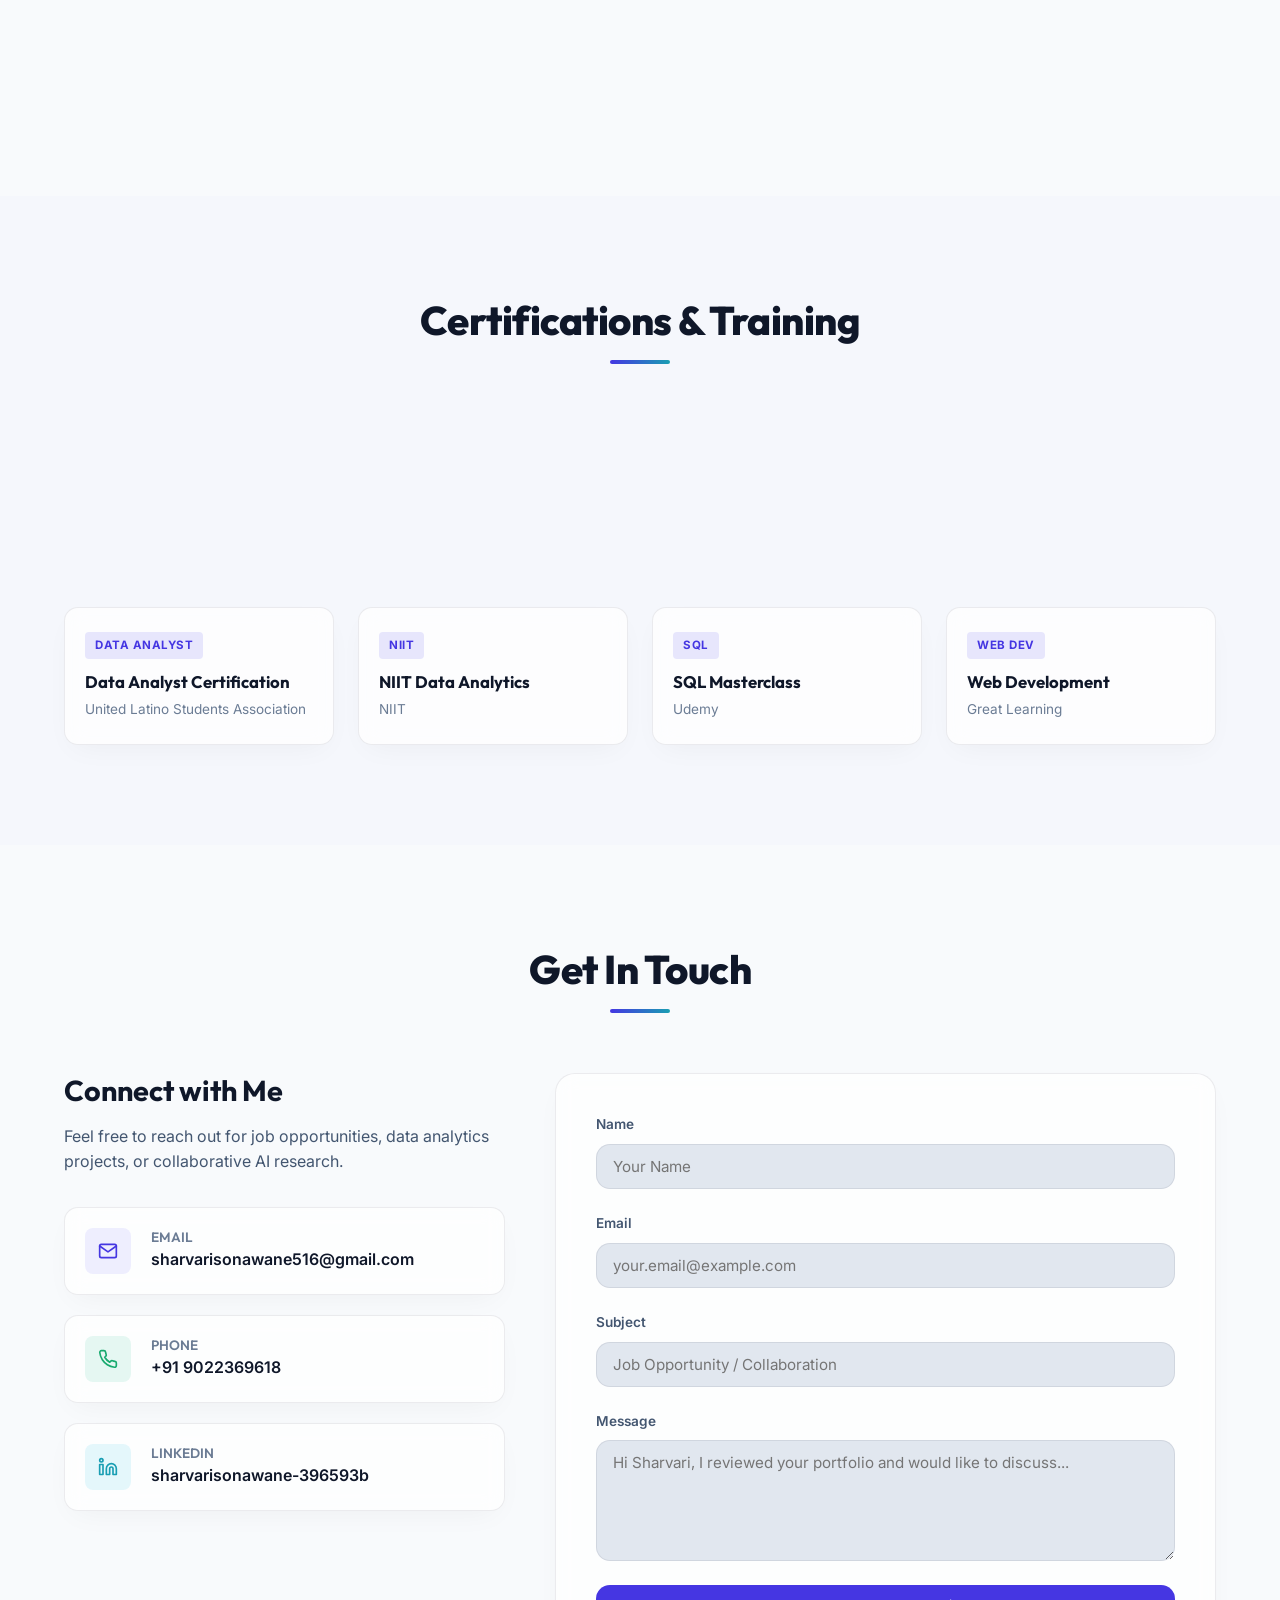
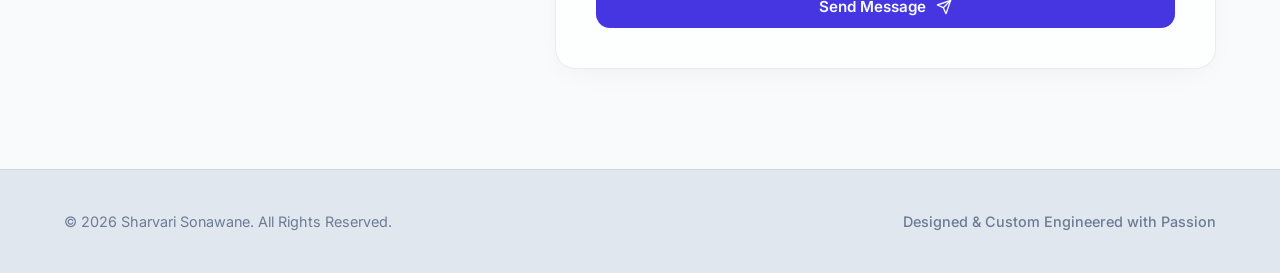
<file: portfolio/index.html>
<!DOCTYPE html>
<html lang="en">
<head>
    <meta charset="UTF-8">
    <meta name="viewport" content="width=device-width, initial-scale=1.0">
    <title>Sharvari Sonawane | Data Analyst & AI Portfolio</title>
    <meta name="description" content="Professional portfolio of Sharvari Sonawane, a Data Analyst with expertise in Python, SQL, Power BI, Excel, Data Modeling, and Machine Learning. Discover projects, experience, and certifications.">
    <!-- Google Fonts -->
    <link rel="preconnect" href="https://fonts.googleapis.com">
    <link rel="preconnect" href="https://fonts.gstatic.com" crossorigin>
    <link href="https://fonts.googleapis.com/css2?family=Inter:wght@300;400;500;600;700&family=Outfit:wght@300;400;500;600;700;800&display=swap" rel="stylesheet">
    <!-- Custom Stylesheet -->
    <link rel="stylesheet" href="index.css">
</head>
<body class="dark-theme">
    <!-- Background Decorators -->
    <div class="glow-orb orb-1"></div>
    <div class="glow-orb orb-2"></div>
    <div class="glow-orb orb-3"></div>

    <!-- Header Navigation -->
    <header class="header">
        <div class="nav-container">
            <a href="#" class="logo">
                <span class="logo-icon">&lt;/&gt;</span>
                <span class="logo-text">Sharvari <span class="accent-text">Sonawane</span></span>
            </a>
            
            <nav class="nav-menu" id="nav-menu">
                <a href="#hero" class="nav-link active">Home</a>
                <a href="#about" class="nav-link">About</a>
                <a href="#skills" class="nav-link">Skills</a>
                <a href="#experience" class="nav-link">Experience</a>
                <a href="#projects" class="nav-link">Projects</a>
                <a href="#education" class="nav-link">Education</a>
                <a href="#certificates" class="nav-link">Certificates</a>
                <a href="#contact" class="nav-link">Contact</a>
            </nav>

            <div class="nav-actions">
                <button id="theme-toggle" class="theme-btn" aria-label="Toggle Light/Dark Theme">
                    <!-- Sun Icon (shown in dark theme) -->
                    <svg class="sun-icon" xmlns="http://www.w3.org/2000/svg" viewBox="0 0 24 24" fill="none" stroke="currentColor" stroke-width="2" stroke-linecap="round" stroke-linejoin="round">
                        <circle cx="12" cy="12" r="4"></circle>
                        <path d="M12 2v2M12 20v2M4.93 4.93l1.41 1.41M17.66 17.66l1.41 1.41M2 12h2M20 12h2M6.34 17.66l-1.41 1.41M19.07 4.93l-1.41 1.41"></path>
                    </svg>
                    <!-- Moon Icon (shown in light theme) -->
                    <svg class="moon-icon" xmlns="http://www.w3.org/2000/svg" viewBox="0 0 24 24" fill="none" stroke="currentColor" stroke-width="2" stroke-linecap="round" stroke-linejoin="round">
                        <path d="M12 3a6 6 0 0 0 9 9 9 9 0 1 1-9-9Z"></path>
                    </svg>
                </button>
                <button class="mobile-nav-toggle" id="mobile-menu-btn" aria-label="Toggle Mobile Menu">
                    <span class="bar"></span>
                    <span class="bar"></span>
                    <span class="bar"></span>
                </button>
            </div>
        </div>
    </header>

    <main>
        <!-- Hero Section -->
        <section id="hero" class="hero-section">
            <div class="container hero-container">
                <div class="hero-content">
                    <div class="badge-container">
                        <span class="hero-badge">✨ Available for Data Analyst Roles</span>
                    </div>
                    <h1 class="hero-title">Sharvari Sonawane</h1>
                    <h2 class="hero-subtitle">Data Analyst & <span class="gradient-text">BI Specialist</span></h2>
                    <p class="hero-description">
                        Transforming complex datasets into clear, actionable business insights. Specializing in SQL database operations, Python (Pandas) data wrangling, interactive Power BI dashboards, and AI-driven analytical platforms.
                    </p>
                    <div class="hero-actions">
                        <a href="#projects" class="btn btn-primary">
                            <span>View Projects</span>
                            <svg width="16" height="16" viewBox="0 0 24 24" fill="none" stroke="currentColor" stroke-width="2" stroke-linecap="round" stroke-linejoin="round"><line x1="5" y1="12" x2="19" y2="12"></line><polyline points="12 5 19 12 12 19"></polyline></svg>
                        </a>
                        <button id="play-reel-btn" class="btn btn-reel">
                            <svg width="16" height="16" viewBox="0 0 24 24" fill="currentColor" xmlns="http://www.w3.org/2000/svg"><polygon points="5 3 19 12 5 21 5 3"></polygon></svg>
                            <span>Play Reel</span>
                        </button>
                        <a href="https://linkedin.com/in/sharvarisonawane-396593b" target="_blank" rel="noopener noreferrer" class="btn btn-linkedin">
                            <svg width="16" height="16" viewBox="0 0 24 24" fill="currentColor" xmlns="http://www.w3.org/2000/svg"><path d="M16 8a6 6 0 0 1 6 6v7h-4v-7a2 2 0 0 0-2-2 2 2 0 0 0-2 2v7h-4v-7a6 6 0 0 1 6-6z"/><rect x="2" y="9" width="4" height="12"/><circle cx="4" cy="4" r="2"/></svg>
                            <span>LinkedIn Profile</span>
                        </a>
                        <a href="#contact" class="btn btn-secondary">Get In Touch</a>
                        <button onclick="window.print()" class="btn btn-tertiary">
                            <svg width="16" height="16" viewBox="0 0 24 24" fill="none" stroke="currentColor" stroke-width="2" stroke-linecap="round" stroke-linejoin="round"><path d="M21 15v4a2 2 0 0 1-2 2H5a2 2 0 0 1-2-2v-4"></path><polyline points="7 10 12 15 17 10"></polyline><line x1="12" y1="15" x2="12" y2="3"></line></svg>
                            <span>Resume</span>
                        </button>
                    </div>
                    <!-- Hero Stats Dashboard -->
                    <div class="hero-stats">
                        <div class="stat-card">
                            <span class="stat-number" data-target="1">0</span><span class="stat-suffix"> Yr</span>
                            <span class="stat-label">Industry Experience</span>
                        </div>
                        <div class="stat-card">
                            <span class="stat-number" data-target="284">0</span><span class="stat-suffix">k+</span>
                            <span class="stat-label">Transactions Analyzed</span>
                        </div>
                        <div class="stat-card">
                            <span class="stat-number" data-target="9.11">0</span><span class="stat-suffix"></span>
                            <span class="stat-label">BBA CGPA</span>
                        </div>
                        <div class="stat-card">
                            <span class="stat-number" data-target="4">0</span><span class="stat-suffix"></span>
                            <span class="stat-label">Core AI & Data Projects</span>
                        </div>
                    </div>
                </div>
                <div class="hero-visual">
                    <div class="avatar-wrapper">
                        <div class="avatar-ring"></div>
                        <div class="avatar-frame">
                            <img src="assets/sharvari.png" alt="Sharvari Sonawane" class="avatar-img">
                        </div>
                        <div class="floating-tag tag-1">
                            <span class="tag-icon">📊</span>
                            <span>Power BI & DAX</span>
                        </div>
                        <div class="floating-tag tag-2">
                            <span class="tag-icon">🐍</span>
                            <span>Python & SQL</span>
                        </div>
                        <div class="floating-tag tag-3">
                            <span class="tag-icon">🤖</span>
                            <span>TensorFlow & AI</span>
                        </div>
                    </div>
                </div>
            </div>
        </section>

        <!-- About Section -->
        <section id="about" class="about-section section-padding">
            <div class="container">
                <div class="section-header">
                    <h2 class="section-title">Professional Summary</h2>
                    <div class="section-divider"></div>
                </div>
                <div class="about-grid">
                    <div class="about-card">
                        <p class="lead-text">
                            I am a driven BCA (Computer Application) graduate with a strong analytical mindset and expertise in data analysis, SQL databases, Python (Pandas), and Power BI dashboard development.
                        </p>
                        <p class="body-text">
                            Proficient in exploratory data analysis (EDA), data cleaning, DAX measures, and interactive reporting. I specialize in translating large, complex datasets into clear, actionable business insights that drive strategic decision-making. Beyond core analytics, I build end-to-end data applications incorporating Computer Vision (OpenCV) and Machine Learning (TensorFlow.js).
                        </p>
                    </div>
                    <div class="about-info-grid">
                        <div class="info-item">
                            <span class="info-label">Email</span>
                            <a href="mailto:sharvarisonawane516@gmail.com" class="info-value">sharvarisonawane516@gmail.com</a>
                        </div>
                        <div class="info-item">
                            <span class="info-label">Phone</span>
                            <a href="tel:+919022369618" class="info-value">+91 9022369618</a>
                        </div>
                        <div class="info-item">
                            <span class="info-label">Location</span>
                            <span class="info-value">Pune, Maharashtra, India</span>
                        </div>
                        <div class="info-item">
                            <span class="info-label">Degree</span>
                            <span class="info-value">BBA (CA) - CGPA 9.11 / 10</span>
                        </div>
                        <div class="info-item">
                            <span class="info-label">LinkedIn</span>
                            <a href="https://linkedin.com/in/sharvarisonawane-396593b" target="_blank" rel="noopener noreferrer" class="info-value">sharvarisonawane-396593b</a>
                        </div>
                    </div>
                </div>
            </div>
        </section>

        <!-- Skills Section -->
        <section id="skills" class="skills-section section-padding">
            <div class="container">
                <div class="section-header">
                    <h2 class="section-title">Technical Expertise</h2>
                    <div class="section-divider"></div>
                </div>
                <div class="skills-grid">
                    <!-- Programming -->
                    <div class="skill-category-card">
                        <div class="category-header">
                            <div class="category-icon bg-indigo">
                                <svg width="20" height="20" viewBox="0 0 24 24" fill="none" stroke="currentColor" stroke-width="2" stroke-linecap="round" stroke-linejoin="round"><polyline points="16 18 22 12 16 6"></polyline><polyline points="8 6 2 12 8 18"></polyline></svg>
                            </div>
                            <h3>Programming & ML</h3>
                        </div>
                        <ul class="skills-list">
                            <li class="skill-item">
                                <div class="skill-info">
                                    <span>Core Python & Pandas</span>
                                    <span>92%</span>
                                </div>
                                <div class="progress-bar-track">
                                    <div class="progress-bar-fill indigo-fill" style="width: 92%"></div>
                                </div>
                            </li>
                            <li class="skill-item">
                                <div class="skill-info">
                                    <span>Core Java & Web (JS/HTML/CSS)</span>
                                    <span>85%</span>
                                </div>
                                <div class="progress-bar-track">
                                    <div class="progress-bar-fill indigo-fill" style="width: 85%"></div>
                                </div>
                            </li>
                            <li class="skill-item">
                                <div class="skill-info">
                                    <span>OpenCV & TensorFlow.js</span>
                                    <span>80%</span>
                                </div>
                                <div class="progress-bar-track">
                                    <div class="progress-bar-fill indigo-fill" style="width: 80%"></div>
                                </div>
                            </li>
                        </ul>
                    </div>

                    <!-- Database -->
                    <div class="skill-category-card">
                        <div class="category-header">
                            <div class="category-icon bg-emerald">
                                <svg width="20" height="20" viewBox="0 0 24 24" fill="none" stroke="currentColor" stroke-width="2" stroke-linecap="round" stroke-linejoin="round"><ellipse cx="12" cy="5" rx="9" ry="3"></ellipse><path d="M3 5V19A9 3 0 0 0 21 19V5"></path><path d="M3 12A9 3 0 0 0 21 12"></path></svg>
                            </div>
                            <h3>Database & SQL</h3>
                        </div>
                        <ul class="skills-list">
                            <li class="skill-item">
                                <div class="skill-info">
                                    <span>SQL & MySQL Operations</span>
                                    <span>90%</span>
                                </div>
                                <div class="progress-bar-track">
                                    <div class="progress-bar-fill emerald-fill" style="width: 90%"></div>
                                </div>
                            </li>
                            <li class="skill-item">
                                <div class="skill-info">
                                    <span>Relational Schema Design & CTEs</span>
                                    <span>88%</span>
                                </div>
                                <div class="progress-bar-track">
                                    <div class="progress-bar-fill emerald-fill" style="width: 88%"></div>
                                </div>
                            </li>
                        </ul>
                    </div>

                    <!-- Visualization -->
                    <div class="skill-category-card">
                        <div class="category-header">
                            <div class="category-icon bg-amber">
                                <svg width="20" height="20" viewBox="0 0 24 24" fill="none" stroke="currentColor" stroke-width="2" stroke-linecap="round" stroke-linejoin="round"><path d="M3 3v18h18"></path><path d="m19 9-5 5-4-4-3 3"></path></svg>
                            </div>
                            <h3>Visualization & Business Tools</h3>
                        </div>
                        <ul class="skills-list">
                            <li class="skill-item">
                                <div class="skill-info">
                                    <span>Power BI (Dashboards, DAX)</span>
                                    <span>94%</span>
                                </div>
                                <div class="progress-bar-track">
                                    <div class="progress-bar-fill amber-fill" style="width: 94%"></div>
                                </div>
                            </li>
                            <li class="skill-item">
                                <div class="skill-info">
                                    <span>MS Excel (Pivot, VLOOKUP, Power Query)</span>
                                    <span>95%</span>
                                </div>
                                <div class="progress-bar-track">
                                    <div class="progress-bar-fill amber-fill" style="width: 95%"></div>
                                </div>
                            </li>
                        </ul>
                    </div>

                    <!-- Concepts & Methodologies -->
                    <div class="skill-category-card">
                        <div class="category-header">
                            <div class="category-icon bg-cyan">
                                <svg width="20" height="20" viewBox="0 0 24 24" fill="none" stroke="currentColor" stroke-width="2" stroke-linecap="round" stroke-linejoin="round"><path d="M4 15s1-1 4-1 5 2 8 2 4-1 4-1V3s-1 1-4 1-5-2-8-2-4 1-4 1z"></path><line x1="4" y1="22" x2="4" y2="15"></line></svg>
                            </div>
                            <h3>Analytics Concepts</h3>
                        </div>
                        <ul class="skills-list">
                            <li class="skill-item">
                                <div class="skill-info">
                                    <span>Data Cleaning & EDA</span>
                                    <span>95%</span>
                                </div>
                                <div class="progress-bar-track">
                                    <div class="progress-bar-fill cyan-fill" style="width: 95%"></div>
                                </div>
                            </li>
                            <li class="skill-item">
                                <div class="skill-info">
                                    <span>KPI Development & Data Modeling</span>
                                    <span>90%</span>
                                </div>
                                <div class="progress-bar-track">
                                    <div class="progress-bar-fill cyan-fill" style="width: 90%"></div>
                                </div>
                            </li>
                            <li class="skill-item">
                                <div class="skill-info">
                                    <span>ETL Pipeline Basics</span>
                                    <span>86%</span>
                                </div>
                                <div class="progress-bar-track">
                                    <div class="progress-bar-fill cyan-fill" style="width: 86%"></div>
                                </div>
                            </li>
                        </ul>
                    </div>
                </div>
            </div>
        </section>

        <!-- Experience Section -->
        <section id="experience" class="experience-section section-padding">
            <div class="container">
                <div class="section-header">
                    <h2 class="section-title">Work Experience</h2>
                    <div class="section-divider"></div>
                </div>
                
                <div class="timeline">
                    <!-- Experience Item 1 -->
                    <div class="timeline-item">
                        <div class="timeline-dot"></div>
                        <div class="timeline-date">2023 - 2024</div>
                        <div class="timeline-content">
                            <div class="job-header">
                                <h3 class="job-title">Support Analyst</h3>
                                <span class="job-company">ISERU, Pune</span>
                            </div>
                            <ul class="job-details">
                                <li>Extracted, cleaned, and validated large datasets using MS Excel to ensure accuracy, consistency, and data integrity across reporting cycles.</li>
                                <li>Built Excel-based reports and dashboards to track key performance metrics, enabling data-driven decision-making across teams.</li>
                                <li>Maintained documentation for recurring data processes, reducing turnaround time and improving analytical efficiency.</li>
                                <li>Collaborated with stakeholders to identify data discrepancies and deliver timely analytical support.</li>
                            </ul>
                        </div>
                    </div>
                </div>
            </div>
        </section>

        <!-- Projects Section -->
        <section id="projects" class="projects-section section-padding">
            <div class="container">
                <div class="section-header">
                    <h2 class="section-title">Featured Projects</h2>
                    <div class="section-divider"></div>
                </div>

                <!-- Tabs Navigation -->
                <div class="project-tabs">
                    <button class="tab-btn active" data-tab="fraud-project">Credit Card Fraud Detection</button>
                    <button class="tab-btn" data-tab="ecommerce-project">E-commerce Sustainability</button>
                    <button class="tab-btn" data-tab="facerec-project">Face Recognition Attendance</button>
                    <button class="tab-btn" data-tab="neuraltrade-project">Neural Trade AI</button>
                </div>

                <!-- Tabs Content -->
                <div class="project-display-card">
                    <!-- Project 1: Credit Card Fraud Detection -->
                    <div class="project-content-pane active" id="fraud-project">
                        <div class="project-grid">
                            <div class="project-details-side">
                                <div class="project-badge bg-indigo-text">Power BI, MySQL & DAX</div>
                                <h3 class="project-name">Credit Card Fraud Detection Dashboard</h3>
                                <p class="project-description">
                                    Developed an interactive analytics dashboard evaluating 284,807 credit card transaction records to identify patterns, anomaly indicators, and fraud risk metrics.
                                </p>
                                <ul class="project-bullets">
                                    <li>Built dynamic KPI cards, interactive slicers, donut charts, and line graphs for transaction analysis.</li>
                                    <li>Utilized MySQL queries and DAX measures to calculate fraud ratios and flag high-risk transaction spikes.</li>
                                    <li>Created structured data drill-throughs providing actionable risk mitigation insights.</li>
                                </ul>
                                <div class="tech-stack">
                                    <span class="tech-tag">Power BI</span>
                                    <span class="tech-tag">MySQL</span>
                                    <span class="tech-tag">DAX</span>
                                    <span class="tech-tag">Fraud Analytics</span>
                                </div>
                                <div class="project-links">
                                    <a href="https://github.com/sharvari0519/Credit-Card-Fraud-Detection-Dashboard" target="_blank" rel="noopener noreferrer" class="btn-github">
                                        <svg width="16" height="16" viewBox="0 0 24 24" fill="currentColor"><path d="M12 0C5.37 0 0 5.37 0 12c0 5.31 3.435 9.795 8.205 11.385.6.105.825-.255.825-.57 0-.285-.015-1.23-.015-2.235-3.015.555-3.795-.735-4.035-1.41-.135-.345-.72-1.41-1.23-1.695-.42-.225-1.02-.78-.015-.795.945-.015 1.62.87 1.845 1.23 1.08 1.815 2.805 1.305 3.495.99.105-.78.42-1.305.765-1.605-2.67-.3-5.46-1.335-5.46-5.925 0-1.305.465-2.385 1.23-3.225-.12-.3-.54-1.53.12-3.18 0 0 1.005-.315 3.3 1.23.96-.27 1.98-.405 3-.405s2.04.135 3 .405c2.295-1.56 3.3-1.23 3.3-1.23.66 1.65.24 2.88.12 3.18.765.84 1.23 1.905 1.23 3.225 0 4.605-2.805 5.625-5.475 5.925.435.375.81 1.095.81 2.22 0 1.605-.015 2.895-.015 3.3 0 .315.225.69.825.57A12.02 12.02 0 0024 12c0-6.63-5.37-12-12-12z"/></svg>
                                        <span>View GitHub Repo</span>
                                    </a>
                                </div>
                            </div>
                            <div class="project-viz-side">
                                <div class="viz-header">
                                    <h4>Transaction Risk & Fraud Breakdown</h4>
                                </div>
                                <div class="chart-container" id="fraud-chart-area">
                                    <!-- Dynamic SVG injected by JS -->
                                </div>
                            </div>
                        </div>
                    </div>

                    <!-- Project 2: E-commerce Return Sustainability -->
                    <div class="project-content-pane" id="ecommerce-project">
                        <div class="project-grid">
                            <div class="project-details-side">
                                <div class="project-badge bg-emerald-text">Power BI, Power Query & MySQL</div>
                                <h3 class="project-name">E-commerce Return Sustainability Analysis</h3>
                                <p class="project-description">
                                    Analyzed over 5,000+ order records to evaluate return trends, net revenue losses, customer return rationales, and environmental sustainability metrics.
                                </p>
                                <ul class="project-bullets">
                                    <li>Performed advanced data cleaning and transformations using Power Query and Excel.</li>
                                    <li>Designed interactive dashboards showing regional return heatmaps and product return rates.</li>
                                    <li>Extracted actionable recommendations to optimize logistics and minimize return-related carbon footprint.</li>
                                </ul>
                                <div class="tech-stack">
                                    <span class="tech-tag">Power BI</span>
                                    <span class="tech-tag">Power Query</span>
                                    <span class="tech-tag">MySQL</span>
                                    <span class="tech-tag">DAX</span>
                                </div>
                                <div class="project-links">
                                    <a href="https://github.com/sharvari0519/E-commerce-Return-Sustainability-Analysis-Dashboard.git" target="_blank" rel="noopener noreferrer" class="btn-github">
                                        <svg width="16" height="16" viewBox="0 0 24 24" fill="currentColor"><path d="M12 0C5.37 0 0 5.37 0 12c0 5.31 3.435 9.795 8.205 11.385.6.105.825-.255.825-.57 0-.285-.015-1.23-.015-2.235-3.015.555-3.795-.735-4.035-1.41-.135-.345-.72-1.41-1.23-1.695-.42-.225-1.02-.78-.015-.795.945-.015 1.62.87 1.845 1.23 1.08 1.815 2.805 1.305 3.495.99.105-.78.42-1.305.765-1.605-2.67-.3-5.46-1.335-5.46-5.925 0-1.305.465-2.385 1.23-3.225-.12-.3-.54-1.53.12-3.18 0 0 1.005-.315 3.3 1.23.96-.27 1.98-.405 3-.405s2.04.135 3 .405c2.295-1.56 3.3-1.23 3.3-1.23.66 1.65.24 2.88.12 3.18.765.84 1.23 1.905 1.23 3.225 0 4.605-2.805 5.625-5.475 5.925.435.375.81 1.095.81 2.22 0 1.605-.015 2.895-.015 3.3 0 .315.225.69.825.57A12.02 12.02 0 0024 12c0-6.63-5.37-12-12-12z"/></svg>
                                        <span>View GitHub Repo</span>
                                    </a>
                                </div>
                            </div>
                            <div class="project-viz-side">
                                <div class="viz-header">
                                    <h4>Return Loss by Category</h4>
                                </div>
                                <div class="chart-container" id="ecommerce-chart-area">
                                    <!-- Dynamic SVG injected by JS -->
                                </div>
                            </div>
                        </div>
                    </div>

                    <!-- Project 3: Face Recognition Attendance System -->
                    <div class="project-content-pane" id="facerec-project">
                        <div class="project-grid">
                            <div class="project-details-side">
                                <div class="project-badge bg-amber-text">Python, OpenCV & MySQL</div>
                                <h3 class="project-name">Face Recognition Attendance System</h3>
                                <p class="project-description">
                                    Engineered an automated real-time attendance recording system using computer vision algorithms and machine learning face embedding classifiers.
                                </p>
                                <ul class="project-bullets">
                                    <li>Implemented real-time facial feature extraction and verification using OpenCV and Python.</li>
                                    <li>Integrated automated MySQL database sync to instantly log student / employee entry timestamps.</li>
                                    <li>Built custom Pandas reporting scripts generating automated daily attendance summaries.</li>
                                </ul>
                                <div class="tech-stack">
                                    <span class="tech-tag">Python</span>
                                    <span class="tech-tag">OpenCV</span>
                                    <span class="tech-tag">Pandas</span>
                                    <span class="tech-tag">MySQL</span>
                                </div>
                                <div class="project-links">
                                    <a href="https://github.com/sharvari0519/Face-recognition-attendance" target="_blank" rel="noopener noreferrer" class="btn-github">
                                        <svg width="16" height="16" viewBox="0 0 24 24" fill="currentColor"><path d="M12 0C5.37 0 0 5.37 0 12c0 5.31 3.435 9.795 8.205 11.385.6.105.825-.255.825-.57 0-.285-.015-1.23-.015-2.235-3.015.555-3.795-.735-4.035-1.41-.135-.345-.72-1.41-1.23-1.695-.42-.225-1.02-.78-.015-.795.945-.015 1.62.87 1.845 1.23 1.08 1.815 2.805 1.305 3.495.99.105-.78.42-1.305.765-1.605-2.67-.3-5.46-1.335-5.46-5.925 0-1.305.465-2.385 1.23-3.225-.12-.3-.54-1.53.12-3.18 0 0 1.005-.315 3.3 1.23.96-.27 1.98-.405 3-.405s2.04.135 3 .405c2.295-1.56 3.3-1.23 3.3-1.23.66 1.65.24 2.88.12 3.18.765.84 1.23 1.905 1.23 3.225 0 4.605-2.805 5.625-5.475 5.925.435.375.81 1.095.81 2.22 0 1.605-.015 2.895-.015 3.3 0 .315.225.69.825.57A12.02 12.02 0 0024 12c0-6.63-5.37-12-12-12z"/></svg>
                                        <span>View GitHub Repo</span>
                                    </a>
                                </div>
                            </div>
                            <div class="project-viz-side">
                                <div class="viz-header">
                                    <h4>Computer Vision Detection Pipeline</h4>
                                </div>
                                <div class="facerec-preview" id="facerec-preview-area">
                                    <!-- Dynamic visual injected by JS -->
                                </div>
                            </div>
                        </div>
                    </div>

                    <!-- Project 4: Neural Trade AI -->
                    <div class="project-content-pane" id="neuraltrade-project">
                        <div class="project-grid">
                            <div class="project-details-side">
                                <div class="project-badge bg-cyan-text">JavaScript, TensorFlow.js & AI</div>
                                <h3 class="project-name">Neural Trade AI - Stock Prediction Platform</h3>
                                <p class="project-description">
                                    Built an AI-driven stock forecast application monitoring 50+ NSE/BSE equities with real-time price tick processing and deep neural network signal predictions.
                                </p>
                                <ul class="project-bullets">
                                    <li>Embedded TensorFlow.js neural network trained on historical price indicators to generate forecast confidence scores.</li>
                                    <li>Designed BUY / SELL / HOLD signal indicators with live price updates.</li>
                                    <li>Crafted responsive dark-themed dashboard UI for technical traders.</li>
                                </ul>
                                <div class="tech-stack">
                                    <span class="tech-tag">JavaScript</span>
                                    <span class="tech-tag">TensorFlow.js</span>
                                    <span class="tech-tag">HTML5/CSS3</span>
                                    <span class="tech-tag">Stock Forecast</span>
                                </div>
                                <div class="project-links">
                                    <a href="https://github.com/sharvari0519/NeuralTrade-AI.git" target="_blank" rel="noopener noreferrer" class="btn-github">
                                        <svg width="16" height="16" viewBox="0 0 24 24" fill="currentColor"><path d="M12 0C5.37 0 0 5.37 0 12c0 5.31 3.435 9.795 8.205 11.385.6.105.825-.255.825-.57 0-.285-.015-1.23-.015-2.235-3.015.555-3.795-.735-4.035-1.41-.135-.345-.72-1.41-1.23-1.695-.42-.225-1.02-.78-.015-.795.945-.015 1.62.87 1.845 1.23 1.08 1.815 2.805 1.305 3.495.99.105-.78.42-1.305.765-1.605-2.67-.3-5.46-1.335-5.46-5.925 0-1.305.465-2.385 1.23-3.225-.12-.3-.54-1.53.12-3.18 0 0 1.005-.315 3.3 1.23.96-.27 1.98-.405 3-.405s2.04.135 3 .405c2.295-1.56 3.3-1.23 3.3-1.23.66 1.65.24 2.88.12 3.18.765.84 1.23 1.905 1.23 3.225 0 4.605-2.805 5.625-5.475 5.925.435.375.81 1.095.81 2.22 0 1.605-.015 2.895-.015 3.3 0 .315.225.69.825.57A12.02 12.02 0 0024 12c0-6.63-5.37-12-12-12z"/></svg>
                                        <span>View GitHub Repo</span>
                                    </a>
                                </div>
                            </div>
                            <div class="project-viz-side">
                                <div class="viz-header">
                                    <h4>Neural Forecast Tick Engine</h4>
                                </div>
                                <div class="chart-container" id="neural-chart-area">
                                    <!-- Dynamic SVG injected by JS -->
                                </div>
                            </div>
                        </div>
                    </div>
                </div>
            </div>
        </section>

        <!-- Education Section -->
        <section id="education" class="education-section section-padding">
            <div class="container">
                <div class="section-header">
                    <h2 class="section-title">Education</h2>
                    <div class="section-divider"></div>
                </div>
                <div class="education-card">
                    <div class="edu-icon">
                        <svg width="24" height="24" viewBox="0 0 24 24" fill="none" stroke="currentColor" stroke-width="2" stroke-linecap="round" stroke-linejoin="round"><path d="M22 10v6M2 10l10-5 10 5-10 5z"></path><path d="M6 12v5c0 2 2 3 6 3s6-1 6-3v-5"></path></svg>
                    </div>
                    <div class="edu-content">
                        <div class="edu-header">
                            <div>
                                <h3 class="degree-title">Bachelor of Business Administration (Computer Application) - BBA (CA)</h3>
                                <p class="college-name">Sarhad College of Arts, Science and Commerce, Pune</p>
                            </div>
                            <div class="edu-meta">
                                <span class="edu-date">Graduated: 2026</span>
                                <span class="edu-gpa">CGPA: 9.11 / 10</span>
                            </div>
                        </div>
                        <p class="edu-desc">
                            Built strong foundations in data structures, relational database management systems (RDBMS), object-oriented programming, computer applications, and business statistics. Achieved an outstanding CGPA of 9.11/10.
                        </p>
                    </div>
                </div>
            </div>
        </section>

        <!-- Certificates Section -->
        <section id="certificates" class="certificates-section section-padding">
            <div class="container">
                <div class="section-header">
                    <h2 class="section-title">Certifications & Training</h2>
                    <div class="section-divider"></div>
                </div>
                <div class="cert-grid">
                    <div class="cert-card">
                        <div class="cert-badge">Microsoft</div>
                        <h4 class="cert-title">Microsoft Generative AI</h4>
                        <p class="cert-issuer">Microsoft</p>
                    </div>
                    <div class="cert-card">
                        <div class="cert-badge">Tata</div>
                        <h4 class="cert-title">Tata GenAI Virtual Experience</h4>
                        <p class="cert-issuer">Forage / Tata</p>
                    </div>
                    <div class="cert-card">
                        <div class="cert-badge">Python</div>
                        <h4 class="cert-title">Python Programming</h4>
                        <p class="cert-issuer">Saylor.org (2025)</p>
                    </div>
                    <div class="cert-card">
                        <div class="cert-badge">Deloitte</div>
                        <h4 class="cert-title">Deloitte Job Simulation</h4>
                        <p class="cert-issuer">Deloitte</p>
                    </div>
                    <div class="cert-card">
                        <div class="cert-badge">Data Analyst</div>
                        <h4 class="cert-title">Data Analyst Certification</h4>
                        <p class="cert-issuer">United Latino Students Association</p>
                    </div>
                    <div class="cert-card">
                        <div class="cert-badge">NIIT</div>
                        <h4 class="cert-title">NIIT Data Analytics</h4>
                        <p class="cert-issuer">NIIT</p>
                    </div>
                    <div class="cert-card">
                        <div class="cert-badge">SQL</div>
                        <h4 class="cert-title">SQL Masterclass</h4>
                        <p class="cert-issuer">Udemy</p>
                    </div>
                    <div class="cert-card">
                        <div class="cert-badge">Web Dev</div>
                        <h4 class="cert-title">Web Development</h4>
                        <p class="cert-issuer">Great Learning</p>
                    </div>
                </div>
            </div>
        </section>

        <!-- Contact Section -->
        <section id="contact" class="contact-section section-padding">
            <div class="container">
                <div class="section-header">
                    <h2 class="section-title">Get In Touch</h2>
                    <div class="section-divider"></div>
                </div>
                <div class="contact-grid">
                    <div class="contact-info">
                        <h3>Connect with Me</h3>
                        <p>Feel free to reach out for job opportunities, data analytics projects, or collaborative AI research.</p>
                        
                        <div class="contact-cards">
                            <a href="mailto:sharvarisonawane516@gmail.com" class="contact-detail-card">
                                <div class="detail-icon bg-indigo">
                                    <svg width="20" height="20" viewBox="0 0 24 24" fill="none" stroke="currentColor" stroke-width="2" stroke-linecap="round" stroke-linejoin="round"><path d="M4 4h16c1.1 0 2 .9 2 2v12c0 1.1-.9 2-2 2H4c-1.1 0-2-.9-2-2V6c0-1.1.9-2 2-2z"></path><polyline points="22,6 12,13 2,6"></polyline></svg>
                                </div>
                                <div class="detail-content">
                                    <h4>Email</h4>
                                    <span>sharvarisonawane516@gmail.com</span>
                                </div>
                            </a>

                            <a href="tel:+919022369618" class="contact-detail-card">
                                <div class="detail-icon bg-emerald">
                                    <svg width="20" height="20" viewBox="0 0 24 24" fill="none" stroke="currentColor" stroke-width="2" stroke-linecap="round" stroke-linejoin="round"><path d="M22 16.92v3a2 2 0 0 1-2.18 2 19.79 19.79 0 0 1-8.63-3.07 19.5 19.5 0 0 1-6-6 19.79 19.79 0 0 1-3.07-8.67A2 2 0 0 1 4.11 2h3a2 2 0 0 1 2 1.72 12.84 12.84 0 0 0 .7 2.81 2 2 0 0 1-.45 2.11L8.09 9.91a16 16 0 0 0 6 6l1.27-1.27a2 2 0 0 1 2.11-.45 12.84 12.84 0 0 0 2.81.7A2 2 0 0 1 22 16.92z"></path></svg>
                                </div>
                                <div class="detail-content">
                                    <h4>Phone</h4>
                                    <span>+91 9022369618</span>
                                </div>
                            </a>

                            <a href="https://linkedin.com/in/sharvarisonawane-396593b" target="_blank" rel="noopener noreferrer" class="contact-detail-card">
                                <div class="detail-icon bg-cyan">
                                    <svg width="20" height="20" viewBox="0 0 24 24" fill="none" stroke="currentColor" stroke-width="2" stroke-linecap="round" stroke-linejoin="round"><path d="M16 8a6 6 0 0 1 6 6v7h-4v-7a2 2 0 0 0-2-2 2 2 0 0 0-2 2v7h-4v-7a6 6 0 0 1 6-6z"></path><rect x="2" y="9" width="4" height="12"></rect><circle cx="4" cy="4" r="2"></circle></svg>
                                </div>
                                <div class="detail-content">
                                    <h4>LinkedIn</h4>
                                    <span>sharvarisonawane-396593b</span>
                                </div>
                            </a>
                        </div>
                    </div>
                    
                    <div class="contact-form-container">
                        <form id="contact-form" class="contact-form">
                            <div class="form-group">
                                <label for="form-name">Name</label>
                                <input type="text" id="form-name" required placeholder="Your Name">
                            </div>
                            <div class="form-group">
                                <label for="form-email">Email</label>
                                <input type="email" id="form-email" required placeholder="your.email@example.com">
                            </div>
                            <div class="form-group">
                                <label for="form-subject">Subject</label>
                                <input type="text" id="form-subject" required placeholder="Job Opportunity / Collaboration">
                            </div>
                            <div class="form-group">
                                <label for="form-message">Message</label>
                                <textarea id="form-message" rows="5" required placeholder="Hi Sharvari, I reviewed your portfolio and would like to discuss..."></textarea>
                            </div>
                            <button type="submit" id="form-submit-btn" class="btn btn-primary w-full">
                                <span>Send Message</span>
                                <svg width="16" height="16" viewBox="0 0 24 24" fill="none" stroke="currentColor" stroke-width="2" stroke-linecap="round" stroke-linejoin="round"><line x1="22" y1="2" x2="11" y2="13"></line><polygon points="22 2 15 22 11 13 2 9 22 2"></polygon></svg>
                            </button>
                            <div id="form-feedback" class="form-feedback-message"></div>
                        </form>
                    </div>
                </div>
            </div>
        </section>
    </main>

    <!-- Play Reel Video Modal -->
    <div id="reel-modal" class="reel-modal-overlay">
        <div class="reel-modal-container">
            <button class="reel-close-btn" id="close-reel-btn" aria-label="Close Video Reel">&times;</button>
            <div class="reel-video-wrapper">
                <div class="reel-avatar-header" style="justify-content: space-between;">
                    <div style="display: flex; align-items: center; gap: 16px;">
                        <img src="assets/sharvari.png" alt="Sharvari Sonawane" class="reel-avatar-thumb">
                        <div>
                            <h3>Sharvari Sonawane</h3>
                            <p>Data Analyst | AI & BI Enthusiast</p>
                        </div>
                    </div>
                    <button id="voice-replay-btn" class="btn btn-secondary" style="padding: 8px 14px; font-size: 0.82rem; border-radius: 8px;">
                        🔊 Play AI Voice
                    </button>
                </div>
                <div class="reel-video-box">
                    <div class="video-ambient-glow"></div>
                    <div class="talking-avatar-player">
                        <img src="assets/sharvari.png" alt="Sharvari Talking Avatar" class="reel-avatar-hero-img">
                        <div class="talking-waveform">
                            <span></span><span></span><span></span><span></span><span></span>
                        </div>
                        <div class="talking-captions">
                            <p>"Hi, I'm Sharvari. I'm a Data Analyst passionate about turning complex datasets into clear, actionable business insights. Welcome to my portfolio!"</p>
                        </div>
                    </div>
                </div>
            </div>
        </div>
    </div>

    <!-- Footer -->
    <footer class="footer">
        <div class="container footer-container">
            <p class="copyright">&copy; 2026 Sharvari Sonawane. All Rights Reserved.</p>
            <p class="credits">Designed & Custom Engineered with Passion</p>
        </div>
    </footer>

    <!-- JavaScript File -->
    <script src="index.js"></script>
</body>
</html>
</file>
<file: portfolio/index.css>
/* ==========================================================================
   DESIGN SYSTEM & VARIABLES
   ========================================================================== */
:root {
    /* Fonts */
    --font-heading: 'Outfit', -apple-system, BlinkMacSystemFont, "Segoe UI", Roboto, sans-serif;
    --font-body: 'Inter', -apple-system, BlinkMacSystemFont, "Segoe UI", Roboto, sans-serif;

    /* Transitions */
    --transition-fast: 0.2s cubic-bezier(0.4, 0, 0.2, 1);
    --transition-normal: 0.3s cubic-bezier(0.4, 0, 0.2, 1);
    --transition-slow: 0.5s cubic-bezier(0.4, 0, 0.2, 1);

    /* Border Radius */
    --radius-sm: 8px;
    --radius-md: 14px;
    --radius-lg: 20px;
    --radius-circle: 50%;

    /* Layout */
    --header-height: 80px;
    --container-width: 1200px;
}

/* Dark Theme (Default) — Deep rich noir with neon accents */
.dark-theme {
    --bg-primary: hsl(230, 55%, 4%);
    --bg-secondary: hsl(228, 50%, 8%);
    --bg-card: rgba(8, 12, 30, 0.75);
    --border-color: rgba(255, 255, 255, 0.06);
    
    --text-primary: hsl(210, 50%, 98%);
    --text-secondary: hsl(220, 20%, 72%);
    --text-muted: hsl(220, 14%, 50%);

    --accent-indigo: hsl(250, 90%, 68%);
    --accent-indigo-rgb: 110, 85, 255;
    --accent-emerald: hsl(160, 80%, 48%);
    --accent-emerald-rgb: 24, 210, 140;
    --accent-amber: hsl(42, 95%, 55%);
    --accent-cyan: hsl(190, 95%, 55%);
    
    --glow-orb-1: rgba(110, 85, 255, 0.25);
    --glow-orb-2: rgba(24, 210, 140, 0.18);
    --glow-orb-3: rgba(6, 200, 230, 0.18);

    --card-shadow: 0 12px 40px -10px rgba(0, 0, 0, 0.7);
    --header-shadow: 0 4px 30px rgba(0, 0, 0, 0.35);
    --editor-bg: #060a14;
}

/* Light Theme */
.light-theme {
    --bg-primary: hsl(210, 40%, 98%);
    --bg-secondary: hsl(214, 32%, 91%);
    --bg-card: rgba(255, 255, 255, 0.75);
    --border-color: rgba(15, 23, 42, 0.08);
    
    --text-primary: hsl(222, 47%, 11%);
    --text-secondary: hsl(215, 25%, 35%);
    --text-muted: hsl(215, 16%, 50%);

    --accent-indigo: hsl(245, 75%, 55%);
    --accent-indigo-rgb: 79, 70, 229;
    --accent-emerald: hsl(156, 75%, 38%);
    --accent-emerald-rgb: 5, 150, 105;
    --accent-amber: hsl(38, 85%, 45%);
    --accent-cyan: hsl(188, 75%, 40%);

    --glow-orb-1: rgba(79, 70, 229, 0.08);
    --glow-orb-2: rgba(5, 150, 105, 0.06);
    --glow-orb-3: rgba(8, 145, 178, 0.06);

    --card-shadow: 0 10px 30px -10px rgba(0, 0, 0, 0.05);
    --header-shadow: 0 4px 30px rgba(0, 0, 0, 0.05);
    --editor-bg: #f5f5f5;
}

/* ==========================================================================
   GLOBAL RESET & STYLES
   ========================================================================== */
*, *::before, *::after {
    margin: 0;
    padding: 0;
    box-sizing: border-box;
}

html {
    scroll-behavior: smooth;
    scroll-padding-top: var(--header-height);
}

body {
    background-color: var(--bg-primary);
    color: var(--text-primary);
    font-family: var(--font-body);
    line-height: 1.6;
    overflow-x: hidden;
    transition: background-color var(--transition-normal), color var(--transition-normal);
    position: relative;
}

/* Animated subtle gradient overlay for dark theme — gives a living, breathing feel */
.dark-theme::before {
    content: '';
    position: fixed;
    top: 0;
    left: 0;
    width: 100%;
    height: 100%;
    background: 
        radial-gradient(ellipse 80% 60% at 20% 10%, rgba(110, 85, 255, 0.08) 0%, transparent 60%),
        radial-gradient(ellipse 60% 50% at 80% 85%, rgba(6, 200, 230, 0.06) 0%, transparent 55%),
        radial-gradient(ellipse 50% 40% at 50% 50%, rgba(24, 210, 140, 0.04) 0%, transparent 50%);
    z-index: -2;
    pointer-events: none;
    animation: bg-shift 20s ease-in-out infinite alternate;
}

@keyframes bg-shift {
    0%   { opacity: 0.6; transform: scale(1) translate(0, 0); }
    50%  { opacity: 1;   transform: scale(1.05) translate(-15px, 10px); }
    100% { opacity: 0.7; transform: scale(1.1) translate(10px, -10px); }
}

/* Fine noise/grain texture for depth in dark mode */
.dark-theme::after {
    content: '';
    position: fixed;
    top: 0;
    left: 0;
    width: 100%;
    height: 100%;
    background-image: url("data:image/svg+xml,%3Csvg viewBox='0 0 256 256' xmlns='http://www.w3.org/2000/svg'%3E%3Cfilter id='n'%3E%3CfeTurbulence type='fractalNoise' baseFrequency='0.85' numOctaves='4' stitchTiles='stitch'/%3E%3C/filter%3E%3Crect width='100%25' height='100%25' filter='url(%23n)' opacity='0.03'/%3E%3C/svg%3E");
    z-index: -1;
    pointer-events: none;
    opacity: 0.4;
}

/* Scrollbar */
::-webkit-scrollbar {
    width: 10px;
}
::-webkit-scrollbar-track {
    background: var(--bg-primary);
}
::-webkit-scrollbar-thumb {
    background: var(--border-color);
    border-radius: var(--radius-sm);
    border: 2px solid var(--bg-primary);
}
::-webkit-scrollbar-thumb:hover {
    background: var(--text-muted);
}

a {
    color: inherit;
    text-decoration: none;
    transition: color var(--transition-fast);
}

ul {
    list-style: none;
}

button {
    font-family: inherit;
    background: none;
    border: none;
    cursor: pointer;
    outline: none;
}

/* Typography Utilities */
h1, h2, h3, h4, h5, h6 {
    font-family: var(--font-heading);
    font-weight: 700;
    color: var(--text-primary);
    line-height: 1.2;
}

.gradient-text {
    background: linear-gradient(135deg, var(--accent-indigo), var(--accent-cyan));
    -webkit-background-clip: text;
    -webkit-text-fill-color: transparent;
}

.accent-text {
    color: var(--accent-indigo);
}

/* Glowing backgrounds — vivid aurora-like orbs */
.glow-orb {
    position: fixed;
    border-radius: var(--radius-circle);
    filter: blur(100px);
    z-index: -1;
    pointer-events: none;
    opacity: 1;
    will-change: transform;
}
.orb-1 {
    top: -5%;
    right: -8%;
    width: 600px;
    height: 600px;
    background: radial-gradient(circle, var(--glow-orb-1) 0%, transparent 70%);
    animation: pulse-1 14s ease-in-out infinite alternate;
}
.orb-2 {
    top: 35%;
    left: -12%;
    width: 700px;
    height: 700px;
    background: radial-gradient(circle, var(--glow-orb-2) 0%, transparent 70%);
    animation: pulse-2 18s ease-in-out infinite alternate-reverse;
}
.orb-3 {
    bottom: -5%;
    right: 0%;
    width: 550px;
    height: 550px;
    background: radial-gradient(circle, var(--glow-orb-3) 0%, transparent 70%);
    animation: pulse-3 12s ease-in-out infinite alternate;
}

@keyframes pulse-1 {
    0%   { transform: scale(1) translate(0, 0); opacity: 0.7; }
    50%  { transform: scale(1.2) translate(40px, -20px); opacity: 1; }
    100% { transform: scale(1.05) translate(-20px, 30px); opacity: 0.8; }
}
@keyframes pulse-2 {
    0%   { transform: scale(1) translate(0, 0); opacity: 0.6; }
    50%  { transform: scale(1.15) translate(-30px, 40px); opacity: 1; }
    100% { transform: scale(1.1) translate(20px, -15px); opacity: 0.7; }
}
@keyframes pulse-3 {
    0%   { transform: scale(1) translate(0, 0); opacity: 0.7; }
    50%  { transform: scale(1.25) translate(25px, 20px); opacity: 1; }
    100% { transform: scale(1.08) translate(-15px, -25px); opacity: 0.8; }
}

/* Containers */
.container {
    width: 100%;
    max-width: var(--container-width);
    margin: 0 auto;
    padding: 0 24px;
}

.section-padding {
    padding: 100px 0;
}

.section-header {
    text-align: center;
    margin-bottom: 60px;
}
.section-title {
    font-size: 2.5rem;
    font-weight: 800;
    letter-spacing: -0.5px;
}
.section-divider {
    width: 60px;
    height: 4px;
    background: linear-gradient(to right, var(--accent-indigo), var(--accent-cyan));
    margin: 16px auto 0;
    border-radius: var(--radius-sm);
}

/* ==========================================================================
   HEADER & NAVIGATION
   ========================================================================== */
.header {
    position: fixed;
    top: 0;
    left: 0;
    width: 100%;
    height: var(--header-height);
    background-color: rgba(var(--accent-indigo-rgb), 0.02);
    backdrop-filter: blur(12px);
    -webkit-backdrop-filter: blur(12px);
    border-bottom: 1px solid var(--border-color);
    z-index: 1000;
    box-shadow: var(--header-shadow);
    transition: background-color var(--transition-normal), border-color var(--transition-normal);
}

.nav-container {
    display: flex;
    justify-content: space-between;
    align-items: center;
    height: 100%;
    max-width: var(--container-width);
    margin: 0 auto;
    padding: 0 24px;
}

.logo {
    display: flex;
    align-items: center;
    gap: 8px;
    font-family: var(--font-heading);
    font-size: 1.4rem;
    font-weight: 800;
}
.logo-icon {
    font-family: monospace;
    font-weight: 700;
    color: var(--accent-indigo);
}

.nav-menu {
    display: flex;
    gap: 32px;
}
.nav-link {
    font-size: 0.95rem;
    font-weight: 500;
    color: var(--text-secondary);
    position: relative;
    padding: 6px 0;
}
.nav-link:hover, .nav-link.active {
    color: var(--text-primary);
}
.nav-link::after {
    content: '';
    position: absolute;
    bottom: 0;
    left: 0;
    width: 0;
    height: 2px;
    background: var(--accent-indigo);
    transition: width var(--transition-normal);
}
.nav-link.active::after, .nav-link:hover::after {
    width: 100%;
}

.nav-actions {
    display: flex;
    align-items: center;
    gap: 16px;
}

.theme-btn {
    display: flex;
    align-items: center;
    justify-content: center;
    width: 42px;
    height: 42px;
    border-radius: var(--radius-md);
    background-color: var(--bg-secondary);
    border: 1px solid var(--border-color);
    color: var(--text-primary);
    transition: background-color var(--transition-fast), border-color var(--transition-fast), transform var(--transition-fast);
}
.theme-btn:hover {
    background-color: var(--border-color);
    transform: translateY(-2px);
}
.theme-btn svg {
    width: 20px;
    height: 20px;
}

/* Switch shown icon based on body class */
.dark-theme .moon-icon { display: none; }
.light-theme .sun-icon { display: none; }

.mobile-nav-toggle {
    display: none;
    flex-direction: column;
    justify-content: space-between;
    width: 26px;
    height: 18px;
}
.mobile-nav-toggle .bar {
    width: 100%;
    height: 2px;
    background-color: var(--text-primary);
    transition: transform var(--transition-normal), opacity var(--transition-normal);
}

/* ==========================================================================
   BUTTONS
   ========================================================================== */
.btn {
    display: inline-flex;
    align-items: center;
    justify-content: center;
    gap: 10px;
    padding: 12px 24px;
    font-size: 0.95rem;
    font-weight: 600;
    border-radius: var(--radius-md);
    transition: all var(--transition-normal);
}
.btn-primary {
    background-color: var(--accent-indigo);
    color: hsl(210, 40%, 98%);
}
.btn-primary:hover {
    background-color: hsl(245, 82%, 60%);
    box-shadow: 0 8px 24px rgba(var(--accent-indigo-rgb), 0.35);
    transform: translateY(-2px);
}
.btn-secondary {
    background-color: var(--bg-secondary);
    color: var(--text-primary);
    border: 1px solid var(--border-color);
}
.btn-secondary:hover {
    background-color: var(--border-color);
    transform: translateY(-2px);
}
.btn-tertiary {
    background: transparent;
    color: var(--text-secondary);
    border: 1px dashed var(--border-color);
}
.btn-tertiary:hover {
    color: var(--text-primary);
    border-color: var(--text-primary);
    transform: translateY(-2px);
}

/* LinkedIn Button */
.btn-linkedin {
    background: #0077B5;
    color: #fff !important;
    border: none;
    gap: 8px;
    box-shadow: 0 4px 15px rgba(0, 119, 181, 0.35);
}
.btn-linkedin:hover {
    background: #005fa3;
    transform: translateY(-3px);
    box-shadow: 0 8px 25px rgba(0, 119, 181, 0.55);
}

.w-full {
    width: 100%;
}

/* ==========================================================================
   HERO SECTION
   ========================================================================== */
.hero-section {
    padding-top: calc(var(--header-height) + 60px);
    padding-bottom: 60px;
    min-height: 90vh;
    display: flex;
    align-items: center;
}

.hero-container {
    display: grid;
    grid-template-columns: 1.2fr 0.8fr;
    gap: 60px;
    align-items: center;
}

.badge-container {
    margin-bottom: 16px;
}
.hero-badge {
    display: inline-block;
    padding: 6px 14px;
    font-size: 0.8rem;
    font-weight: 600;
    color: var(--accent-emerald);
    background-color: var(--glow-orb-2);
    border: 1px solid rgba(var(--accent-emerald-rgb), 0.25);
    border-radius: 50px;
    letter-spacing: 0.5px;
    text-transform: uppercase;
}

.hero-title {
    font-size: 4rem;
    font-weight: 800;
    letter-spacing: -2px;
    margin-bottom: 8px;
    line-height: 1.1;
}

.hero-subtitle {
    font-size: 2.2rem;
    font-weight: 700;
    margin-bottom: 24px;
    letter-spacing: -0.5px;
}

.hero-description {
    font-size: 1.1rem;
    color: var(--text-secondary);
    max-width: 600px;
    margin-bottom: 32px;
}

.hero-actions {
    display: flex;
    gap: 16px;
    flex-wrap: wrap;
    margin-bottom: 48px;
}

.hero-stats {
    display: grid;
    grid-template-columns: repeat(3, 1fr);
    gap: 20px;
}

.stat-card {
    background-color: var(--bg-card);
    border: 1px solid var(--border-color);
    padding: 16px 20px;
    border-radius: var(--radius-md);
    box-shadow: var(--card-shadow);
    backdrop-filter: blur(10px);
    -webkit-backdrop-filter: blur(10px);
    transition: transform var(--transition-normal), border-color var(--transition-normal);
}
.stat-card:hover {
    transform: translateY(-4px);
    border-color: var(--accent-indigo);
}
.stat-number {
    font-family: var(--font-heading);
    font-size: 1.8rem;
    font-weight: 800;
    color: var(--text-primary);
}
.stat-suffix {
    font-size: 1.4rem;
    font-weight: 700;
    color: var(--accent-indigo);
}
.stat-label {
    display: block;
    font-size: 0.85rem;
    color: var(--text-muted);
    margin-top: 4px;
}

.hero-visual {
    display: flex;
    justify-content: center;
    position: relative;
}

/* Avatar Wrapper */
.avatar-wrapper {
    position: relative;
    width: 300px;
    height: 300px;
    display: flex;
    align-items: center;
    justify-content: center;
}

/* Spinning gradient ring behind the photo */
.avatar-ring {
    position: absolute;
    inset: -6px;
    border-radius: 50%;
    background: conic-gradient(
        from 0deg,
        var(--accent-indigo),
        var(--accent-cyan),
        var(--accent-emerald),
        var(--accent-amber),
        var(--accent-indigo)
    );
    animation: spin-ring 6s linear infinite;
    z-index: 0;
}
.avatar-ring::after {
    content: '';
    position: absolute;
    inset: 3px;
    border-radius: 50%;
    background: var(--bg-primary);
}

@keyframes spin-ring {
    from { transform: rotate(0deg); }
    to   { transform: rotate(360deg); }
}

/* Photo frame */
.avatar-frame {
    position: relative;
    width: 280px;
    height: 280px;
    border-radius: 50%;
    overflow: hidden;
    z-index: 1;
    box-shadow:
        0 0 40px rgba(var(--accent-indigo-rgb), 0.4),
        0 0 80px rgba(var(--accent-indigo-rgb), 0.15);
    transition: box-shadow var(--transition-normal), transform var(--transition-normal);
}
.avatar-frame:hover {
    transform: scale(1.03);
    box-shadow:
        0 0 60px rgba(var(--accent-indigo-rgb), 0.6),
        0 0 120px rgba(var(--accent-indigo-rgb), 0.25);
}

.avatar-img {
    width: 100%;
    height: 100%;
    object-fit: cover;
    object-position: center top;
    display: block;
}

.floating-tag {
    position: absolute;
    display: flex;
    align-items: center;
    gap: 8px;
    background-color: var(--bg-card);
    border: 1px solid var(--border-color);
    padding: 10px 16px;
    border-radius: var(--radius-md);
    box-shadow: var(--card-shadow);
    backdrop-filter: blur(10px);
    -webkit-backdrop-filter: blur(10px);
    font-size: 0.85rem;
    font-weight: 600;
}
.tag-icon {
    font-size: 1.1rem;
}
.tag-1 {
    top: -10px;
    left: -70px;
    animation: float 6s ease-in-out infinite alternate;
}
.tag-2 {
    bottom: 20px;
    right: -75px;
    animation: float 7s ease-in-out infinite alternate-reverse;
}
.tag-3 {
    bottom: -10px;
    left: -65px;
    animation: float 8s ease-in-out infinite alternate;
}

@keyframes float {
    0% { transform: translateY(0); }
    100% { transform: translateY(-10px); }
}

/* ==========================================================================
   ABOUT SECTION
   ========================================================================== */
.about-grid {
    display: grid;
    grid-template-columns: 1.2fr 0.8fr;
    gap: 40px;
}

.about-card {
    background-color: var(--bg-card);
    border: 1px solid var(--border-color);
    border-radius: var(--radius-lg);
    padding: 32px;
    box-shadow: var(--card-shadow);
    backdrop-filter: blur(10px);
    -webkit-backdrop-filter: blur(10px);
}
.lead-text {
    font-size: 1.25rem;
    font-weight: 600;
    color: var(--text-primary);
    margin-bottom: 20px;
    line-height: 1.4;
}
.body-text {
    color: var(--text-secondary);
    margin-bottom: 16px;
}

.about-info-grid {
    display: grid;
    grid-template-columns: 1fr;
    gap: 20px;
}
.info-item {
    background-color: var(--bg-card);
    border: 1px solid var(--border-color);
    border-radius: var(--radius-md);
    padding: 18px 24px;
    box-shadow: var(--card-shadow);
    backdrop-filter: blur(10px);
    -webkit-backdrop-filter: blur(10px);
    transition: border-color var(--transition-fast);
}
.info-item:hover {
    border-color: var(--accent-indigo);
}
.info-label {
    display: block;
    font-size: 0.8rem;
    color: var(--text-muted);
    font-weight: 600;
    text-transform: uppercase;
    letter-spacing: 0.5px;
}
.info-value {
    font-size: 1.05rem;
    font-weight: 600;
    color: var(--text-primary);
    margin-top: 4px;
    display: inline-block;
}

/* ==========================================================================
   SKILLS SECTION
   ========================================================================== */
.skills-grid {
    display: grid;
    grid-template-columns: repeat(2, 1fr);
    gap: 30px;
}

.skill-category-card {
    background-color: var(--bg-card);
    border: 1px solid var(--border-color);
    border-radius: var(--radius-lg);
    padding: 32px;
    box-shadow: var(--card-shadow);
    backdrop-filter: blur(10px);
    -webkit-backdrop-filter: blur(10px);
    transition: transform var(--transition-normal);
}
.skill-category-card:hover {
    transform: translateY(-4px);
}

.category-header {
    display: flex;
    align-items: center;
    gap: 16px;
    margin-bottom: 24px;
}
.category-icon {
    display: flex;
    align-items: center;
    justify-content: center;
    width: 46px;
    height: 46px;
    border-radius: var(--radius-md);
}
.bg-indigo {
    background-color: rgba(99, 102, 241, 0.1);
    color: var(--accent-indigo);
}
.bg-emerald {
    background-color: rgba(16, 185, 129, 0.1);
    color: var(--accent-emerald);
}
.bg-amber {
    background-color: rgba(245, 158, 11, 0.1);
    color: var(--accent-amber);
}
.bg-cyan {
    background-color: rgba(6, 182, 212, 0.1);
    color: var(--accent-cyan);
}

.skills-list {
    display: flex;
    flex-direction: column;
    gap: 20px;
}

.skill-item {
    display: flex;
    flex-direction: column;
    gap: 8px;
}
.skill-info {
    display: flex;
    justify-content: space-between;
    font-size: 0.95rem;
    font-weight: 600;
}

.progress-bar-track {
    width: 100%;
    height: 8px;
    background-color: var(--bg-secondary);
    border-radius: 50px;
    overflow: hidden;
}
.progress-bar-fill {
    height: 100%;
    border-radius: 50px;
    transform: scaleX(0);
    transform-origin: left;
    animation: fill-width 1.5s cubic-bezier(0.1, 1, 0.1, 1) forwards;
}

.indigo-fill { background-color: var(--accent-indigo); }
.emerald-fill { background-color: var(--accent-emerald); }
.amber-fill { background-color: var(--accent-amber); }
.cyan-fill { background-color: var(--accent-cyan); }

@keyframes fill-width {
    to { transform: scaleX(1); }
}

/* ==========================================================================
   EXPERIENCE SECTION (TIMELINE)
   ========================================================================== */
.timeline {
    position: relative;
    max-width: 900px;
    margin: 0 auto;
    padding-left: 30px;
}
.timeline::before {
    content: '';
    position: absolute;
    left: 0;
    top: 0;
    bottom: 0;
    width: 2px;
    background-color: var(--border-color);
}

.timeline-item {
    position: relative;
    margin-bottom: 50px;
}
.timeline-item:last-child {
    margin-bottom: 0;
}

.timeline-dot {
    position: absolute;
    left: -35px;
    top: 8px;
    width: 12px;
    height: 12px;
    border-radius: var(--radius-circle);
    background-color: var(--accent-indigo);
    border: 4px solid var(--bg-primary);
    box-shadow: 0 0 0 4px rgba(var(--accent-indigo-rgb), 0.2);
    transition: background-color var(--transition-fast), box-shadow var(--transition-fast);
}
.timeline-item:hover .timeline-dot {
    background-color: var(--accent-emerald);
    box-shadow: 0 0 0 4px rgba(var(--accent-emerald-rgb), 0.2);
}

.timeline-date {
    font-size: 0.9rem;
    font-weight: 700;
    color: var(--accent-indigo);
    margin-bottom: 8px;
    text-transform: uppercase;
    letter-spacing: 0.5px;
}

.timeline-content {
    background-color: var(--bg-card);
    border: 1px solid var(--border-color);
    border-radius: var(--radius-lg);
    padding: 28px;
    box-shadow: var(--card-shadow);
    backdrop-filter: blur(10px);
    -webkit-backdrop-filter: blur(10px);
    transition: border-color var(--transition-fast);
}
.timeline-content:hover {
    border-color: var(--accent-indigo);
}

.job-header {
    display: flex;
    justify-content: space-between;
    align-items: flex-start;
    flex-wrap: wrap;
    gap: 10px;
    margin-bottom: 16px;
    border-bottom: 1px solid var(--border-color);
    padding-bottom: 12px;
}
.job-title {
    font-size: 1.3rem;
    font-weight: 700;
}
.job-company {
    font-size: 0.95rem;
    color: var(--text-muted);
    font-weight: 500;
}

.job-details {
    display: flex;
    flex-direction: column;
    gap: 10px;
    padding-left: 18px;
    list-style-type: disc;
    color: var(--text-secondary);
    font-size: 0.95rem;
}

/* ==========================================================================
   PROJECTS SECTION
   ========================================================================== */
.project-tabs {
    display: flex;
    justify-content: center;
    gap: 16px;
    margin-bottom: 40px;
    flex-wrap: wrap;
}
.tab-btn {
    padding: 12px 24px;
    font-size: 0.95rem;
    font-weight: 600;
    color: var(--text-secondary);
    background-color: var(--bg-card);
    border: 1px solid var(--border-color);
    border-radius: var(--radius-md);
    backdrop-filter: blur(10px);
    -webkit-backdrop-filter: blur(10px);
    transition: all var(--transition-normal);
}
.tab-btn:hover {
    color: var(--text-primary);
    border-color: var(--accent-indigo);
}
.tab-btn.active {
    color: hsl(210, 40%, 98%);
    background-color: var(--accent-indigo);
    border-color: var(--accent-indigo);
    box-shadow: 0 8px 20px rgba(var(--accent-indigo-rgb), 0.25);
}

.project-display-card {
    background-color: var(--bg-card);
    border: 1px solid var(--border-color);
    border-radius: var(--radius-lg);
    box-shadow: var(--card-shadow);
    backdrop-filter: blur(10px);
    -webkit-backdrop-filter: blur(10px);
    overflow: hidden;
}

.project-content-pane {
    display: none;
    padding: 40px;
}
.project-content-pane.active {
    display: block;
    animation: fadeIn var(--transition-slow);
}

@keyframes fadeIn {
    from { opacity: 0; transform: translateY(10px); }
    to { opacity: 1; transform: translateY(0); }
}

.project-grid {
    display: grid;
    grid-template-columns: 1fr 1fr;
    gap: 40px;
    align-items: center;
}

.project-badge {
    display: inline-block;
    padding: 4px 10px;
    font-size: 0.8rem;
    font-weight: 700;
    border-radius: var(--radius-sm);
    margin-bottom: 16px;
    text-transform: uppercase;
}
.bg-indigo-text { background-color: rgba(99, 102, 241, 0.1); color: var(--accent-indigo); }
.bg-emerald-text { background-color: rgba(16, 185, 129, 0.1); color: var(--accent-emerald); }
.bg-amber-text { background-color: rgba(245, 158, 11, 0.1); color: var(--accent-amber); }

.project-name {
    font-size: 2rem;
    font-weight: 800;
    margin-bottom: 16px;
    letter-spacing: -0.5px;
}
.project-description {
    color: var(--text-secondary);
    font-size: 1rem;
    margin-bottom: 24px;
}
.project-bullets {
    display: flex;
    flex-direction: column;
    gap: 12px;
    padding-left: 20px;
    list-style-type: square;
    color: var(--text-secondary);
    font-size: 0.95rem;
    margin-bottom: 30px;
}

.tech-stack {
    display: flex;
    flex-wrap: wrap;
    gap: 8px;
}
.tech-tag {
    background-color: var(--bg-secondary);
    border: 1px solid var(--border-color);
    padding: 6px 12px;
    font-size: 0.8rem;
    font-weight: 600;
    border-radius: var(--radius-sm);
    color: var(--text-secondary);
}

/* Visualization Side Panels */
.project-viz-side {
    background-color: var(--bg-secondary);
    border: 1px solid var(--border-color);
    border-radius: var(--radius-lg);
    padding: 24px;
    height: 100%;
    min-height: 380px;
    display: flex;
    flex-direction: column;
    justify-content: space-between;
}
.viz-header {
    border-bottom: 1px solid var(--border-color);
    padding-bottom: 12px;
    margin-bottom: 16px;
}
.viz-header h4 {
    font-size: 0.95rem;
    font-weight: 600;
    color: var(--text-muted);
}

.chart-container {
    flex-grow: 1;
    display: flex;
    align-items: center;
    justify-content: center;
    position: relative;
    width: 100%;
    height: 100%;
    min-height: 250px;
}

/* SQL Code Block */
.sql-code-editor {
    background-color: var(--editor-bg);
    border: 1px solid var(--border-color);
    border-radius: var(--radius-md);
    overflow: hidden;
    margin-bottom: 16px;
    font-family: monospace;
}
.editor-header {
    background-color: rgba(0, 0, 0, 0.2);
    padding: 10px 16px;
    display: flex;
    align-items: center;
    gap: 6px;
    border-bottom: 1px solid var(--border-color);
}
.editor-header .dot {
    width: 10px;
    height: 10px;
    border-radius: var(--radius-circle);
}
.red-dot { background-color: #ff5f56; }
.yellow-dot { background-color: #ffbd2e; }
.green-dot { background-color: #27c93f; }
.editor-title {
    font-size: 0.75rem;
    color: var(--text-muted);
    margin-left: 8px;
}
.code-block {
    padding: 16px;
    font-size: 0.85rem;
    line-height: 1.5;
    overflow-x: auto;
    color: #e6edf3;
}
.code-block .keyword { color: #ff7b72; font-weight: bold; }
.code-block .func { color: #d2a8ff; }

.sql-metrics-grid {
    display: grid;
    grid-template-columns: 1fr 1fr;
    gap: 16px;
}
.sql-metric-card {
    background-color: var(--bg-card);
    border: 1px solid var(--border-color);
    padding: 12px;
    border-radius: var(--radius-md);
    text-align: center;
}
.metric-num {
    display: block;
    font-size: 1.3rem;
    font-weight: 800;
    color: var(--accent-emerald);
}
.metric-label {
    font-size: 0.75rem;
    color: var(--text-muted);
}

/* Power BI Mock */
.pbi-mock-dashboard {
    display: flex;
    flex-direction: column;
    gap: 16px;
    flex-grow: 1;
}
.pbi-kpi-row {
    display: grid;
    grid-template-columns: repeat(3, 1fr);
    gap: 10px;
}
.pbi-kpi-card {
    background-color: var(--bg-card);
    border: 1px solid var(--border-color);
    padding: 10px;
    border-radius: var(--radius-sm);
    display: flex;
    flex-direction: column;
}
.pbi-kpi-lbl {
    font-size: 0.7rem;
    color: var(--text-muted);
    text-transform: uppercase;
    font-weight: 600;
}
.pbi-kpi-val {
    font-size: 1.05rem;
    font-weight: 800;
    color: var(--text-primary);
    margin: 2px 0;
}
.pbi-kpi-trend {
    font-size: 0.65rem;
    font-weight: 600;
}
.trend-up { color: var(--accent-emerald); }
.trend-down { color: #f87171; }

.pbi-chart-area {
    flex-grow: 1;
    border: 1px solid var(--border-color);
    background-color: var(--bg-card);
    border-radius: var(--radius-md);
    min-height: 180px;
    padding: 10px;
}

/* Dynamic Charts Style (SVG / HTML elements) */
.bar-chart-svg, .line-chart-svg {
    width: 100%;
    height: 100%;
    min-height: 180px;
}
.chart-bar {
    transition: height var(--transition-slow) ease-out;
}

/* ==========================================================================
   EDUCATION SECTION
   ========================================================================== */
.education-card {
    display: grid;
    grid-template-columns: auto 1fr;
    gap: 30px;
    background-color: var(--bg-card);
    border: 1px solid var(--border-color);
    border-radius: var(--radius-lg);
    padding: 40px;
    box-shadow: var(--card-shadow);
    backdrop-filter: blur(10px);
    -webkit-backdrop-filter: blur(10px);
    transition: border-color var(--transition-fast);
}
.education-card:hover {
    border-color: var(--accent-indigo);
}
.edu-icon {
    display: flex;
    align-items: center;
    justify-content: center;
    width: 60px;
    height: 60px;
    border-radius: var(--radius-md);
    background-color: rgba(99, 102, 241, 0.1);
    color: var(--accent-indigo);
}
.edu-content {
    display: flex;
    flex-direction: column;
    gap: 16px;
}
.edu-header {
    display: flex;
    justify-content: space-between;
    align-items: flex-start;
    flex-wrap: wrap;
    gap: 10px;
    border-bottom: 1px solid var(--border-color);
    padding-bottom: 16px;
}
.degree-title {
    font-size: 1.4rem;
    font-weight: 700;
}
.college-name {
    font-size: 1.05rem;
    color: var(--text-muted);
    font-weight: 500;
    margin-top: 4px;
}
.edu-meta {
    display: flex;
    flex-direction: column;
    align-items: flex-end;
    gap: 4px;
}
.edu-date {
    font-size: 0.9rem;
    font-weight: 600;
    color: var(--accent-indigo);
}
.edu-gpa {
    font-size: 0.85rem;
    background-color: var(--bg-secondary);
    border: 1px solid var(--border-color);
    padding: 2px 8px;
    border-radius: var(--radius-sm);
    font-weight: 700;
}
.edu-desc {
    color: var(--text-secondary);
    font-size: 1rem;
}

/* ==========================================================================
   CONTACT SECTION
   ========================================================================== */
.contact-grid {
    display: grid;
    grid-template-columns: 0.8fr 1.2fr;
    gap: 50px;
}

.contact-info h3 {
    font-size: 1.8rem;
    margin-bottom: 16px;
}
.contact-info p {
    color: var(--text-secondary);
    margin-bottom: 32px;
}

.contact-cards {
    display: flex;
    flex-direction: column;
    gap: 20px;
}

.contact-detail-card {
    display: flex;
    align-items: center;
    gap: 20px;
    background-color: var(--bg-card);
    border: 1px solid var(--border-color);
    border-radius: var(--radius-md);
    padding: 20px;
    box-shadow: var(--card-shadow);
    backdrop-filter: blur(10px);
    -webkit-backdrop-filter: blur(10px);
    transition: border-color var(--transition-fast), transform var(--transition-fast);
}
.contact-detail-card:hover {
    border-color: var(--accent-indigo);
    transform: translateY(-2px);
}
.detail-icon {
    display: flex;
    align-items: center;
    justify-content: center;
    width: 46px;
    height: 46px;
    border-radius: var(--radius-sm);
}
.detail-content h4 {
    font-size: 0.85rem;
    color: var(--text-muted);
    font-weight: 600;
    text-transform: uppercase;
}
.detail-content span {
    font-size: 1rem;
    font-weight: 600;
    color: var(--text-primary);
    margin-top: 2px;
    display: block;
    word-break: break-all;
}

.contact-form-container {
    background-color: var(--bg-card);
    border: 1px solid var(--border-color);
    border-radius: var(--radius-lg);
    padding: 40px;
    box-shadow: var(--card-shadow);
    backdrop-filter: blur(10px);
    -webkit-backdrop-filter: blur(10px);
}

.contact-form {
    display: flex;
    flex-direction: column;
    gap: 24px;
}

.form-group {
    display: flex;
    flex-direction: column;
    gap: 8px;
}
.form-group label {
    font-size: 0.85rem;
    font-weight: 600;
    color: var(--text-secondary);
}
.form-group input, .form-group textarea {
    width: 100%;
    padding: 12px 16px;
    font-size: 0.95rem;
    font-family: inherit;
    color: var(--text-primary);
    background-color: var(--bg-secondary);
    border: 1px solid var(--border-color);
    border-radius: var(--radius-md);
    outline: none;
    transition: border-color var(--transition-fast), box-shadow var(--transition-fast);
}
.form-group input:focus, .form-group textarea:focus {
    border-color: var(--accent-indigo);
    box-shadow: 0 0 0 3px rgba(var(--accent-indigo-rgb), 0.15);
}

.form-feedback-message {
    font-size: 0.9rem;
    font-weight: 600;
    text-align: center;
    margin-top: 10px;
    display: none;
}
.form-feedback-message.success {
    color: var(--accent-emerald);
    display: block;
}
.form-feedback-message.error {
    color: #f87171;
    display: block;
}

/* ==========================================================================
   FOOTER
   ========================================================================== */
.footer {
    border-top: 1px solid var(--border-color);
    padding: 40px 0;
    background-color: var(--bg-secondary);
    color: var(--text-muted);
    font-size: 0.9rem;
}
.footer-container {
    display: flex;
    justify-content: space-between;
    align-items: center;
    flex-wrap: wrap;
    gap: 20px;
}
.credits {
    font-weight: 500;
}

/* ==========================================================================
   RESPONSIVE DESIGN (MEDIA QUERIES)
   ========================================================================== */
@media (max-width: 1024px) {
    .hero-title {
        font-size: 3.2rem;
    }
    .hero-subtitle {
        font-size: 1.8rem;
    }
    .project-grid {
        grid-template-columns: 1fr;
        gap: 30px;
    }
    .project-viz-side {
        min-height: 320px;
    }
}

@media (max-width: 768px) {
    .section-padding {
        padding: 70px 0;
    }
    .hero-container {
        grid-template-columns: 1fr;
        gap: 40px;
        text-align: center;
    }
    .badge-container, .hero-actions, .hero-stats {
        justify-content: center;
    }
    .hero-description {
        margin: 0 auto 32px;
    }
    .hero-visual {
        order: -1;
    }
    .avatar-frame {
        width: 260px;
        height: 260px;
    }
    .tag-1 { left: -30px; }
    .tag-2 { right: -30px; }

    .about-grid, .skills-grid, .contact-grid {
        grid-template-columns: 1fr;
        gap: 30px;
    }
    
    .timeline::before {
        left: 8px;
    }
    .timeline-item {
        padding-left: 28px;
    }
    .timeline-dot {
        left: -27px;
    }
    .timeline-date {
        position: relative;
        left: 0;
        top: 0;
        margin-bottom: 12px;
    }
    .job-header {
        flex-direction: column;
        align-items: flex-start;
    }

    .education-card {
        grid-template-columns: 1fr;
        padding: 24px;
        gap: 20px;
    }
    .edu-icon {
        width: 50px;
        height: 50px;
    }
    .edu-header {
        align-items: flex-start;
        flex-direction: column;
    }
    .edu-meta {
        align-items: flex-start;
        margin-top: 10px;
    }

    .contact-form-container {
        padding: 24px;
    }

    /* Mobile menu styles */
    .mobile-nav-toggle {
        display: flex;
    }
    .nav-menu {
        position: fixed;
        top: var(--header-height);
        left: -100%;
        width: 100%;
        height: calc(100vh - var(--header-height));
        background-color: var(--bg-primary);
        flex-direction: column;
        align-items: center;
        justify-content: center;
        gap: 40px;
        transition: left var(--transition-normal);
        border-top: 1px solid var(--border-color);
        box-shadow: var(--card-shadow);
        backdrop-filter: blur(20px);
        -webkit-backdrop-filter: blur(20px);
    }
    .nav-menu.open {
        left: 0;
    }
    .nav-link {
        font-size: 1.25rem;
    }
    
    /* Hamburger animation */
    .mobile-menu-open .mobile-nav-toggle .bar:nth-child(1) {
        transform: translateY(8px) rotate(45deg);
    }
    .mobile-menu-open .mobile-nav-toggle .bar:nth-child(2) {
        opacity: 0;
    }
    .mobile-menu-open .mobile-nav-toggle .bar:nth-child(3) {
        transform: translateY(-8px) rotate(-45deg);
    }
}

@media (max-width: 480px) {
    .hero-title {
        font-size: 2.5rem;
    }
    .hero-stats {
        grid-template-columns: 1fr;
    }
    .project-content-pane {
        padding: 20px;
    }
    .project-name {
        font-size: 1.6rem;
    }
}

/* ==========================================================================
   REEL BUTTON & REEL MODAL
   ========================================================================== */
.btn-reel {
    background: linear-gradient(135deg, #8b5cf6, #ec4899);
    color: #ffffff;
    box-shadow: 0 4px 20px rgba(139, 92, 246, 0.4);
    border: none;
    position: relative;
    overflow: hidden;
}
.btn-reel:hover {
    transform: translateY(-3px) scale(1.02);
    box-shadow: 0 8px 30px rgba(236, 72, 153, 0.6);
}
.btn-reel svg {
    fill: currentColor;
    transition: transform var(--transition-fast);
}
.btn-reel:hover svg {
    transform: scale(1.2);
}

.reel-modal-overlay {
    position: fixed;
    inset: 0;
    background-color: rgba(5, 8, 22, 0.85);
    backdrop-filter: blur(16px);
    -webkit-backdrop-filter: blur(16px);
    display: flex;
    align-items: center;
    justify-content: center;
    z-index: 9999;
    opacity: 0;
    pointer-events: none;
    transition: opacity var(--transition-normal);
}
.reel-modal-overlay.active {
    opacity: 1;
    pointer-events: auto;
}

.reel-modal-container {
    position: relative;
    width: 90%;
    max-width: 800px;
    background-color: var(--bg-card);
    border: 1px solid var(--border-color);
    border-radius: var(--radius-lg);
    padding: 32px;
    box-shadow: 0 20px 60px rgba(0, 0, 0, 0.8);
    transform: translateY(30px) scale(0.95);
    transition: transform var(--transition-normal);
}
.reel-modal-overlay.active .reel-modal-container {
    transform: translateY(0) scale(1);
}

.reel-close-btn {
    position: absolute;
    top: 16px;
    right: 20px;
    font-size: 2rem;
    color: var(--text-muted);
    transition: color var(--transition-fast);
    line-height: 1;
}
.reel-close-btn:hover {
    color: var(--text-primary);
}

.reel-avatar-header {
    display: flex;
    align-items: center;
    gap: 16px;
    margin-bottom: 24px;
}
.reel-avatar-thumb {
    width: 56px;
    height: 56px;
    border-radius: 50%;
    object-fit: cover;
    border: 2px solid var(--accent-indigo);
}
.reel-avatar-header h3 {
    font-size: 1.3rem;
    margin-bottom: 2px;
}
.reel-avatar-header p {
    font-size: 0.85rem;
    color: var(--text-muted);
}

.reel-video-box {
    position: relative;
    width: 100%;
    height: 380px;
    background: #030712;
    border-radius: var(--radius-md);
    overflow: hidden;
    display: flex;
    align-items: center;
    justify-content: center;
    border: 1px solid var(--border-color);
}
.video-ambient-glow {
    position: absolute;
    inset: 0;
    background: radial-gradient(circle at center, rgba(99, 102, 241, 0.25) 0%, transparent 70%);
    pointer-events: none;
}
.talking-avatar-player {
    position: relative;
    width: 100%;
    height: 100%;
    display: flex;
    flex-direction: column;
    align-items: center;
    justify-content: center;
}
.reel-avatar-hero-img {
    height: 75%;
    object-fit: contain;
    filter: drop-shadow(0 10px 30px rgba(0,0,0,0.7));
    animation: avatar-subtle-move 4s ease-in-out infinite alternate;
}
@keyframes avatar-subtle-move {
    0% { transform: scale(1) translateY(0); }
    100% { transform: scale(1.02) translateY(-4px); }
}

.talking-waveform {
    display: flex;
    align-items: flex-end;
    gap: 4px;
    height: 24px;
    margin-top: 10px;
}
.talking-waveform span {
    width: 4px;
    background: var(--accent-cyan);
    border-radius: 2px;
    animation: wave-bar 1.2s ease-in-out infinite alternate;
}
.talking-waveform span:nth-child(1) { height: 8px; animation-delay: 0.1s; }
.talking-waveform span:nth-child(2) { height: 20px; animation-delay: 0.3s; }
.talking-waveform span:nth-child(3) { height: 14px; animation-delay: 0.2s; }
.talking-waveform span:nth-child(4) { height: 22px; animation-delay: 0.4s; }
.talking-waveform span:nth-child(5) { height: 10px; animation-delay: 0.15s; }

@keyframes wave-bar {
    0% { transform: scaleY(0.3); }
    100% { transform: scaleY(1); }
}

.talking-captions {
    position: absolute;
    bottom: 16px;
    left: 20px;
    right: 20px;
    background: rgba(15, 23, 42, 0.85);
    backdrop-filter: blur(8px);
    border: 1px solid var(--border-color);
    padding: 12px 18px;
    border-radius: var(--radius-md);
    text-align: center;
}
.talking-captions p {
    font-size: 0.9rem;
    color: var(--text-primary);
    font-style: italic;
}

/* ==========================================================================
   PROJECT GITHUB LINKS & PREVIEWS
   ========================================================================== */
.project-links {
    margin-top: 20px;
}
.btn-github {
    display: inline-flex;
    align-items: center;
    gap: 8px;
    padding: 10px 18px;
    border-radius: var(--radius-md);
    background-color: var(--bg-secondary);
    border: 1px solid var(--border-color);
    color: var(--text-primary);
    font-size: 0.88rem;
    font-weight: 600;
    transition: all var(--transition-fast);
}
.btn-github:hover {
    background-color: var(--accent-indigo);
    color: #ffffff;
    border-color: var(--accent-indigo);
    transform: translateY(-2px);
    box-shadow: 0 6px 20px rgba(var(--accent-indigo-rgb), 0.35);
}

/* Computer Vision Facial Recognition Preview */
.facerec-preview {
    width: 100%;
    height: 100%;
    min-height: 240px;
    background-color: #050b18;
    border-radius: var(--radius-md);
    border: 1px solid var(--border-color);
    position: relative;
    overflow: hidden;
    display: flex;
    flex-direction: column;
    align-items: center;
    justify-content: center;
    padding: 20px;
}

/* ==========================================================================
   CERTIFICATES SECTION
   ========================================================================== */
.certificates-section {
    background-color: rgba(var(--accent-indigo-rgb), 0.015);
}
.cert-grid {
    display: grid;
    grid-template-columns: repeat(4, 1fr);
    gap: 24px;
}
.cert-card {
    background-color: var(--bg-card);
    border: 1px solid var(--border-color);
    border-radius: var(--radius-md);
    padding: 24px 20px;
    box-shadow: var(--card-shadow);
    backdrop-filter: blur(10px);
    -webkit-backdrop-filter: blur(10px);
    transition: transform var(--transition-normal), border-color var(--transition-normal);
    display: flex;
    flex-direction: column;
    align-items: flex-start;
}
.cert-card:hover {
    transform: translateY(-5px);
    border-color: var(--accent-indigo);
}
.cert-badge {
    display: inline-block;
    padding: 4px 10px;
    font-size: 0.72rem;
    font-weight: 700;
    text-transform: uppercase;
    letter-spacing: 0.5px;
    border-radius: 4px;
    background-color: rgba(var(--accent-indigo-rgb), 0.12);
    color: var(--accent-indigo);
    margin-bottom: 12px;
}
.cert-title {
    font-size: 1.05rem;
    font-weight: 700;
    margin-bottom: 6px;
    line-height: 1.3;
}
.cert-issuer {
    font-size: 0.85rem;
    color: var(--text-muted);
}

@media (max-width: 992px) {
    .cert-grid {
        grid-template-columns: repeat(2, 1fr);
    }
}
@media (max-width: 576px) {
    .cert-grid {
        grid-template-columns: 1fr;
    }
}

/* ==========================================================================
   PRINT STYLESHEET (PROFESSIONAL RESUME FORMAT)
   ========================================================================== */
@media print {
    /* ===== CRITICAL: Kill all pseudo-element overlays that block print ===== */
    .dark-theme::before,
    .dark-theme::after,
    .light-theme::before,
    .light-theme::after {
        display: none !important;
        content: none !important;
    }

    /* ===== CRITICAL: Force all JS scroll-reveal elements to be visible ===== */
    .about-card, .info-item, .skill-category-card, .timeline-item,
    .project-display-card, .education-card, .contact-detail-card,
    .contact-form-container, .project-content-pane, .project-details-side,
    .project-description, .project-bullets, .tech-stack, .job-details,
    .edu-content, .edu-desc, .lead-text, .body-text {
        opacity: 1 !important;
        transform: none !important;
        visibility: visible !important;
    }

    /* ===== CRITICAL: Fix gradient text — must print as solid color ===== */
    .gradient-text {
        background: none !important;
        -webkit-background-clip: unset !important;
        -webkit-text-fill-color: #555 !important;
        color: #555 !important;
    }

    /* ===== Base Reset ===== */
    * {
        background-color: transparent !important;
        color: #000 !important;
        box-shadow: none !important;
        text-shadow: none !important;
    }

    body {
        background-color: #fff !important;
        color: #000 !important;
        font-size: 10.5pt !important;
        line-height: 1.45 !important;
        font-family: Arial, Helvetica, sans-serif !important;
        position: static !important;
    }

    /* ===== Hide all interactive / decorative web-only components ===== */
    .header, .theme-btn, .mobile-nav-toggle, .glow-orb, .hero-actions,
    .project-tabs, .project-viz-side, .contact-form-container, .footer,
    .hero-visual, .badge-container, .section-divider, .dashboard-graphic,
    .floating-tag, .graphic-bg, .data-svg {
        display: none !important;
    }

    /* ===== Layout Resets ===== */
    .container {
        width: 100% !important;
        max-width: 100% !important;
        padding: 0 20px !important;
        margin: 0 !important;
    }

    .section-padding {
        padding: 12px 0 !important;
    }

    .section-header {
        margin-bottom: 8px !important;
        text-align: left !important;
        border-bottom: 2px solid #333 !important;
        padding-bottom: 3px !important;
    }

    .section-title {
        font-size: 13pt !important;
        text-transform: uppercase !important;
        color: #000 !important;
        font-weight: bold !important;
        letter-spacing: 1px !important;
    }

    /* ===== HERO → Resume Name Header ===== */
    .hero-section {
        padding-top: 0 !important;
        padding-bottom: 0 !important;
        min-height: auto !important;
        display: block !important;
        text-align: center !important;
        margin-bottom: 5px !important;
        border-bottom: 3px solid #000 !important;
        padding-bottom: 10px !important;
    }
    .hero-container {
        display: block !important;
    }
    .hero-content {
        text-align: center !important;
    }
    .hero-title {
        font-size: 22pt !important;
        margin-bottom: 0 !important;
        color: #000 !important;
        letter-spacing: 2px !important;
        text-transform: uppercase !important;
    }
    .hero-subtitle {
        font-size: 12pt !important;
        margin-bottom: 4px !important;
        color: #555 !important;
        font-weight: 600 !important;
    }
    .hero-description {
        display: none !important;
    }
    .hero-stats {
        display: none !important;
    }

    /* ===== ABOUT → Professional Summary + Contact Line ===== */
    .about-section {
        padding-top: 8px !important;
    }
    .about-grid {
        display: block !important;
    }
    .about-card {
        padding: 0 !important;
        margin-bottom: 8px !important;
    }
    .lead-text {
        font-size: 10pt !important;
        font-weight: bold !important;
        color: #000 !important;
        margin-bottom: 4px !important;
    }
    .body-text {
        font-size: 9.5pt !important;
        color: #333 !important;
        margin-bottom: 6px !important;
    }

    /* Contact info as a horizontal row under the header */
    .about-info-grid {
        display: flex !important;
        flex-direction: row !important;
        flex-wrap: wrap !important;
        justify-content: center !important;
        gap: 6px 18px !important;
        margin-bottom: 10px !important;
        font-size: 9pt !important;
        border-top: 1px solid #aaa !important;
        border-bottom: 1px solid #aaa !important;
        padding: 6px 0 !important;
    }
    .info-item {
        padding: 0 !important;
    }
    .info-label {
        display: none !important;
    }
    .info-value {
        color: #000 !important;
        font-weight: normal !important;
        font-size: 9pt !important;
        margin-top: 0 !important;
    }

    /* ===== SKILLS ===== */
    .skills-grid {
        display: grid !important;
        grid-template-columns: repeat(4, 1fr) !important;
        gap: 10px !important;
    }
    .skill-category-card {
        padding: 0 !important;
    }
    .category-header {
        margin-bottom: 4px !important;
    }
    .category-icon {
        display: none !important;
    }
    .category-header h3 {
        font-size: 10pt !important;
        font-weight: bold !important;
        text-decoration: underline !important;
        color: #000 !important;
    }
    .skills-list {
        gap: 3px !important;
    }
    .skill-item {
        gap: 0 !important;
    }
    .skill-info {
        font-size: 9pt !important;
        font-weight: normal !important;
    }
    .skill-info span:last-child {
        display: none !important;
    }
    .progress-bar-track {
        display: none !important;
    }

    /* ===== EXPERIENCE (Timeline) ===== */
    .timeline {
        padding-left: 0 !important;
        max-width: 100% !important;
    }
    .timeline::before {
        display: none !important;
    }
    .timeline-dot {
        display: none !important;
    }
    .timeline-item {
        margin-bottom: 12px !important;
        page-break-inside: avoid !important;
    }
    .timeline-date {
        float: right !important;
        color: #000 !important;
        font-size: 9pt !important;
        font-weight: bold !important;
    }
    .timeline-content {
        padding: 0 !important;
    }
    .job-header {
        border-bottom: none !important;
        padding-bottom: 2px !important;
        margin-bottom: 4px !important;
    }
    .job-title {
        font-size: 10.5pt !important;
        font-weight: bold !important;
        display: inline !important;
        color: #000 !important;
    }
    .job-company {
        display: inline !important;
        margin-left: 6px !important;
        color: #444 !important;
        font-style: italic !important;
        font-size: 9.5pt !important;
    }
    .job-details {
        font-size: 9pt !important;
        padding-left: 16px !important;
        gap: 2px !important;
        color: #222 !important;
    }
    .job-details li {
        color: #222 !important;
    }

    /* ===== PROJECTS ===== */
    .project-display-card {
        overflow: visible !important;
    }
    .project-content-pane {
        display: block !important;
        padding: 0 !important;
        margin-bottom: 12px !important;
        animation: none !important;
        page-break-inside: avoid !important;
    }
    .project-grid {
        display: block !important;
    }
    .project-badge {
        float: right !important;
        padding: 0 !important;
        color: #000 !important;
        font-size: 9pt !important;
        font-weight: bold !important;
        margin-bottom: 0 !important;
    }
    .project-name {
        font-size: 10.5pt !important;
        font-weight: bold !important;
        display: inline !important;
        margin-bottom: 4px !important;
        color: #000 !important;
    }
    .project-description {
        font-size: 9pt !important;
        margin-bottom: 4px !important;
        color: #333 !important;
    }
    .project-bullets {
        font-size: 9pt !important;
        padding-left: 16px !important;
        gap: 2px !important;
        margin-bottom: 4px !important;
        color: #222 !important;
        list-style-type: disc !important;
    }
    .project-bullets li {
        color: #222 !important;
    }
    .tech-stack {
        font-size: 8.5pt !important;
    }
    .tech-tag {
        padding: 0 !important;
        margin-right: 4px !important;
        color: #555 !important;
        font-weight: 600 !important;
    }
    .tech-tag::after {
        content: ' |';
    }
    .tech-tag:last-child::after {
        content: '';
    }

    /* ===== EDUCATION ===== */
    .education-card {
        display: block !important;
        padding: 0 !important;
        page-break-inside: avoid !important;
    }
    .edu-icon {
        display: none !important;
    }
    .edu-header {
        border-bottom: none !important;
        padding-bottom: 0 !important;
        margin-bottom: 4px !important;
    }
    .degree-title {
        font-size: 10.5pt !important;
        font-weight: bold !important;
        display: inline !important;
        color: #000 !important;
    }
    .college-name {
        display: inline !important;
        margin-left: 6px !important;
        font-size: 9.5pt !important;
        margin-top: 0 !important;
        color: #444 !important;
        font-style: italic !important;
    }
    .edu-meta {
        float: right !important;
        display: block !important;
    }
    .edu-date {
        color: #000 !important;
        font-size: 9pt !important;
        font-weight: bold !important;
    }
    .edu-gpa {
        margin-left: 8px !important;
        padding: 0 !important;
        font-weight: bold !important;
        font-size: 9pt !important;
        color: #000 !important;
    }
    .edu-desc {
        font-size: 9pt !important;
        color: #333 !important;
    }

    /* ===== CONTACT (bottom of print resume) ===== */
    .contact-section {
        display: block !important;
    }
    .contact-grid {
        display: block !important;
    }
    .contact-info h3, .contact-info p {
        display: none !important;
    }
    .contact-cards {
        display: flex !important;
        flex-direction: row !important;
        justify-content: center !important;
        gap: 20px !important;
        border-top: 1px solid #999 !important;
        padding-top: 6px !important;
        margin-top: 10px !important;
    }
    .contact-detail-card {
        padding: 0 !important;
    }
    .detail-icon {
        display: none !important;
    }
    .detail-content h4 {
        display: none !important;
    }
    .detail-content span {
        font-size: 8.5pt !important;
        color: #000 !important;
    }

    /* ===== Page-level controls ===== */
    @page {
        margin: 0.6in 0.5in;
        size: A4;
    }
}
</file>
